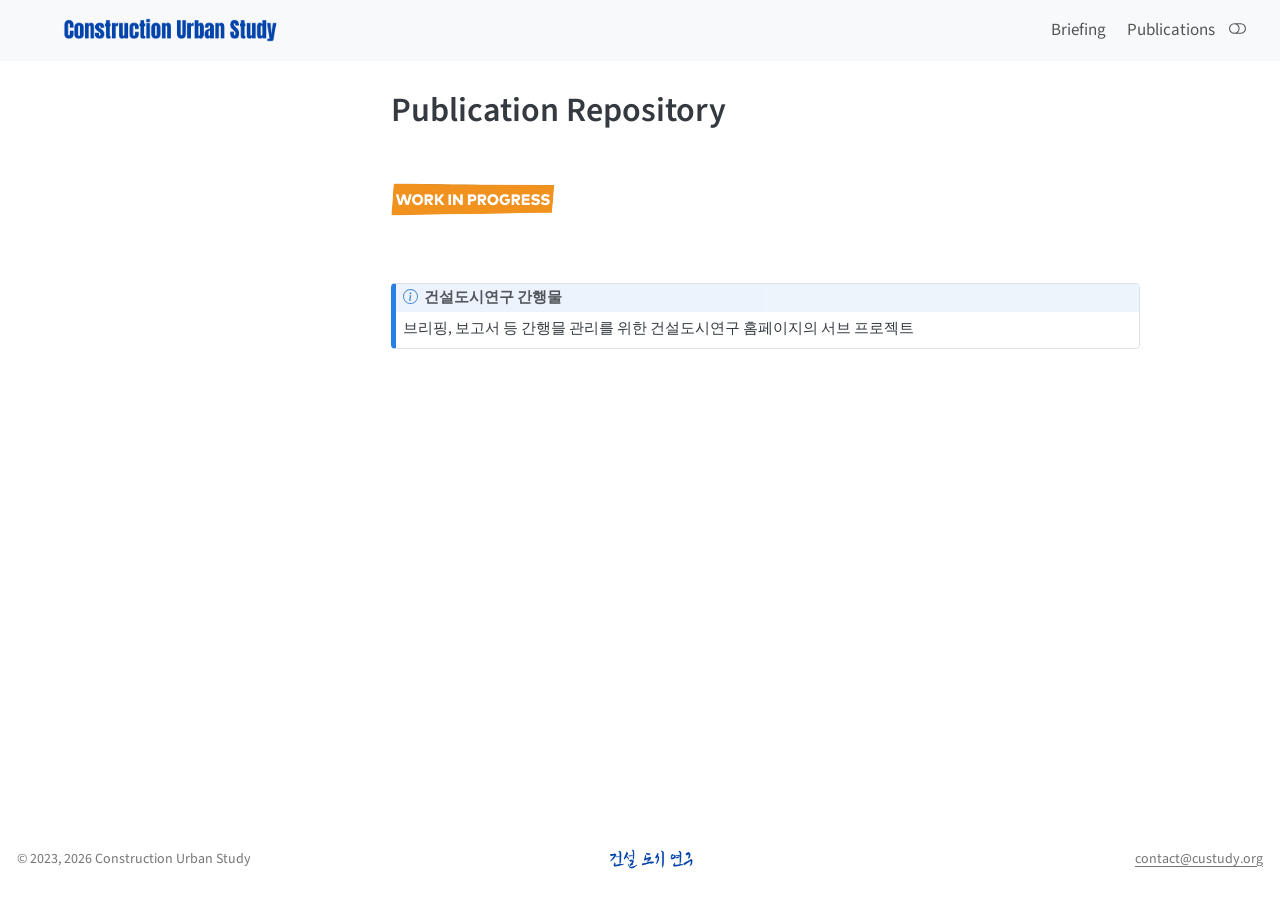
<file: index.html>
<!DOCTYPE html>
<html xmlns="http://www.w3.org/1999/xhtml" lang="ko" xml:lang="ko"><head>

<meta charset="utf-8">
<meta name="generator" content="quarto-1.9.37">

<meta name="viewport" content="width=device-width, initial-scale=1.0, user-scalable=yes">


<title>Publication Repository</title>
<style>
/* Default styles provided by pandoc.
** See https://pandoc.org/MANUAL.html#variables-for-html for config info.
*/
code{white-space: pre-wrap;}
span.smallcaps{font-variant: small-caps;}
div.columns{display: flex; gap: min(4vw, 1.5em);}
div.column{flex: auto; overflow-x: auto;}
div.hanging-indent{margin-left: 1.5em; text-indent: -1.5em;}
ul.task-list{list-style: none;}
ul.task-list li input[type="checkbox"] {
  width: 0.8em;
  margin: 0 0.8em 0.2em -1em; /* quarto-specific, see https://github.com/quarto-dev/quarto-cli/issues/4556 */ 
  vertical-align: middle;
}
</style>


<script src="site_libs/quarto-nav/quarto-nav.js"></script>
<script src="site_libs/quarto-nav/headroom.min.js"></script>
<script src="site_libs/clipboard/clipboard.min.js"></script>
<script src="site_libs/quarto-search/autocomplete.umd.js"></script>
<script src="site_libs/quarto-search/fuse.min.js"></script>
<script src="site_libs/quarto-search/quarto-search.js"></script>
<meta name="quarto:offset" content="./">
<script src="site_libs/quarto-html/quarto.js" type="module"></script>
<script src="site_libs/quarto-html/tabsets/tabsets.js" type="module"></script>
<script src="site_libs/quarto-html/popper.min.js"></script>
<script src="site_libs/quarto-html/tippy.umd.min.js"></script>
<script src="site_libs/quarto-html/anchor.min.js"></script>
<link href="site_libs/quarto-html/tippy.css" rel="stylesheet">
<link href="site_libs/quarto-html/quarto-syntax-highlighting-7f8f88aac4f3542376d5c11b86a4c14d.css" rel="stylesheet" class="quarto-color-scheme" id="quarto-text-highlighting-styles">
<link href="site_libs/quarto-html/quarto-syntax-highlighting-dark-d0ae9245876894da5ac7e18953ecc5cc.css" rel="stylesheet" class="quarto-color-scheme quarto-color-alternate" id="quarto-text-highlighting-styles">
<link href="site_libs/quarto-html/quarto-syntax-highlighting-7f8f88aac4f3542376d5c11b86a4c14d.css" rel="stylesheet" class="quarto-color-scheme-extra" id="quarto-text-highlighting-styles">
<script src="site_libs/bootstrap/bootstrap.min.js"></script>
<link href="site_libs/bootstrap/bootstrap-icons.css" rel="stylesheet">
<link href="site_libs/bootstrap/bootstrap-158031087360bce0ff56dc785ce39e06.min.css" rel="stylesheet" append-hash="true" class="quarto-color-scheme" id="quarto-bootstrap" data-mode="light">
<link href="site_libs/bootstrap/bootstrap-dark-4283dcbdf966c826d95af2a8e1d2431c.min.css" rel="stylesheet" append-hash="true" class="quarto-color-scheme quarto-color-alternate" id="quarto-bootstrap" data-mode="dark">
<link href="site_libs/bootstrap/bootstrap-158031087360bce0ff56dc785ce39e06.min.css" rel="stylesheet" append-hash="true" class="quarto-color-scheme-extra" id="quarto-bootstrap" data-mode="light">
<script id="quarto-search-options" type="application/json">{
  "location": "navbar",
  "copy-button": false,
  "collapse-after": 3,
  "panel-placement": "end",
  "type": "overlay",
  "limit": 50,
  "keyboard-shortcut": [
    "f",
    "/",
    "s"
  ],
  "show-item-context": false,
  "language": {
    "search-no-results-text": "일치 없음",
    "search-matching-documents-text": "일치된 문서",
    "search-copy-link-title": "검색 링크 복사",
    "search-hide-matches-text": "추가 검색 결과 숨기기",
    "search-more-match-text": "추가 검색결과",
    "search-more-matches-text": "추가 검색결과",
    "search-clear-button-title": "제거",
    "search-text-placeholder": "",
    "search-detached-cancel-button-title": "취소",
    "search-submit-button-title": "검색",
    "search-label": "검색"
  }
}</script>


</head>

<body class="nav-sidebar floating nav-fixed fullcontent quarto-light"><script id="quarto-html-before-body" type="application/javascript">
    const toggleBodyColorMode = (bsSheetEl) => {
      const mode = bsSheetEl.getAttribute("data-mode");
      const bodyEl = window.document.querySelector("body");
      if (mode === "dark") {
        bodyEl.classList.add("quarto-dark");
        bodyEl.classList.remove("quarto-light");
      } else {
        bodyEl.classList.add("quarto-light");
        bodyEl.classList.remove("quarto-dark");
      }
    }
    const toggleBodyColorPrimary = () => {
      const bsSheetEl = window.document.querySelector("link#quarto-bootstrap:not([rel=disabled-stylesheet])");
      if (bsSheetEl) {
        toggleBodyColorMode(bsSheetEl);
      }
    }
    const setColorSchemeToggle = (alternate) => {
      const toggles = window.document.querySelectorAll('.quarto-color-scheme-toggle');
      for (let i=0; i < toggles.length; i++) {
        const toggle = toggles[i];
        if (toggle) {
          if (alternate) {
            toggle.classList.add("alternate");
          } else {
            toggle.classList.remove("alternate");
          }
        }
      }
    };
    const toggleColorMode = (alternate) => {
      // Switch the stylesheets
      const primaryStylesheets = window.document.querySelectorAll('link.quarto-color-scheme:not(.quarto-color-alternate)');
      const alternateStylesheets = window.document.querySelectorAll('link.quarto-color-scheme.quarto-color-alternate');
      manageTransitions('#quarto-margin-sidebar .nav-link', false);
      if (alternate) {
        // note: dark is layered on light, we don't disable primary!
        enableStylesheet(alternateStylesheets);
        for (const sheetNode of alternateStylesheets) {
          if (sheetNode.id === "quarto-bootstrap") {
            toggleBodyColorMode(sheetNode);
          }
        }
      } else {
        disableStylesheet(alternateStylesheets);
        enableStylesheet(primaryStylesheets)
        toggleBodyColorPrimary();
      }
      manageTransitions('#quarto-margin-sidebar .nav-link', true);
      // Switch the toggles
      setColorSchemeToggle(alternate)
      // Hack to workaround the fact that safari doesn't
      // properly recolor the scrollbar when toggling (#1455)
      if (navigator.userAgent.indexOf('Safari') > 0 && navigator.userAgent.indexOf('Chrome') == -1) {
        manageTransitions("body", false);
        window.scrollTo(0, 1);
        setTimeout(() => {
          window.scrollTo(0, 0);
          manageTransitions("body", true);
        }, 40);
      }
    }
    const disableStylesheet = (stylesheets) => {
      for (let i=0; i < stylesheets.length; i++) {
        const stylesheet = stylesheets[i];
        stylesheet.rel = 'disabled-stylesheet';
      }
    }
    const enableStylesheet = (stylesheets) => {
      for (let i=0; i < stylesheets.length; i++) {
        const stylesheet = stylesheets[i];
        if(stylesheet.rel !== 'stylesheet') { // for Chrome, which will still FOUC without this check
          stylesheet.rel = 'stylesheet';
        }
      }
    }
    const manageTransitions = (selector, allowTransitions) => {
      const els = window.document.querySelectorAll(selector);
      for (let i=0; i < els.length; i++) {
        const el = els[i];
        if (allowTransitions) {
          el.classList.remove('notransition');
        } else {
          el.classList.add('notransition');
        }
      }
    }
    const isFileUrl = () => {
      return window.location.protocol === 'file:';
    }
    const hasAlternateSentinel = () => {
      let styleSentinel = getColorSchemeSentinel();
      if (styleSentinel !== null) {
        return styleSentinel === "alternate";
      } else {
        return false;
      }
    }
    const setStyleSentinel = (alternate) => {
      const value = alternate ? "alternate" : "default";
      if (!isFileUrl()) {
        window.localStorage.setItem("quarto-color-scheme", value);
      } else {
        localAlternateSentinel = value;
      }
    }
    const getColorSchemeSentinel = () => {
      if (!isFileUrl()) {
        const storageValue = window.localStorage.getItem("quarto-color-scheme");
        return storageValue != null ? storageValue : localAlternateSentinel;
      } else {
        return localAlternateSentinel;
      }
    }
    const toggleGiscusIfUsed = (isAlternate, darkModeDefault) => {
      const baseTheme = document.querySelector('#giscus-base-theme')?.value ?? 'light';
      const alternateTheme = document.querySelector('#giscus-alt-theme')?.value ?? 'dark';
      let newTheme = '';
      if(authorPrefersDark) {
        newTheme = isAlternate ? baseTheme : alternateTheme;
      } else {
        newTheme = isAlternate ? alternateTheme : baseTheme;
      }
      const changeGiscusTheme = () => {
        // From: https://github.com/giscus/giscus/issues/336
        const sendMessage = (message) => {
          const iframe = document.querySelector('iframe.giscus-frame');
          if (!iframe) return;
          iframe.contentWindow.postMessage({ giscus: message }, 'https://giscus.app');
        }
        sendMessage({
          setConfig: {
            theme: newTheme
          }
        });
      }
      const isGiscussLoaded = window.document.querySelector('iframe.giscus-frame') !== null;
      if (isGiscussLoaded) {
        changeGiscusTheme();
      }
    };
    const authorPrefersDark = false;
    const queryPrefersDark = window.matchMedia('(prefers-color-scheme: dark)');
    const darkModeDefault = queryPrefersDark.matches;
      document.querySelector('link#quarto-text-highlighting-styles.quarto-color-scheme-extra').rel = 'disabled-stylesheet';
      document.querySelector('link#quarto-bootstrap.quarto-color-scheme-extra').rel = 'disabled-stylesheet';
    let localAlternateSentinel = darkModeDefault ? 'alternate' : 'default';
    // Dark / light mode switch
    window.quartoToggleColorScheme = () => {
      // Read the current dark / light value
      let toAlternate = !hasAlternateSentinel();
      toggleColorMode(toAlternate);
      setStyleSentinel(toAlternate);
      toggleGiscusIfUsed(toAlternate, darkModeDefault);
      window.dispatchEvent(new Event('resize'));
    };
    queryPrefersDark.addEventListener("change", e => {
      if(window.localStorage.getItem("quarto-color-scheme") !== null)
        return;
      const alternate = e.matches
      toggleColorMode(alternate);
      localAlternateSentinel = e.matches ? 'alternate' : 'default'; // this is used alongside local storage!
      toggleGiscusIfUsed(alternate, darkModeDefault);
    });
    // Switch to dark mode if need be
    if (hasAlternateSentinel()) {
      toggleColorMode(true);
    } else {
      toggleColorMode(false);
    }
  </script>

<div id="quarto-search-results"></div>
  <header id="quarto-header" class="headroom fixed-top">
    <nav class="navbar navbar-expand-lg " data-bs-theme="dark">
      <div class="navbar-container container-fluid">
      <div class="navbar-brand-container mx-auto">
    <a href="https://www.custudy.org" class="navbar-brand navbar-brand-logo">
    <img src="./cus_title.png" alt="" class="navbar-logo light-content">
    <img src="./cus_title.png" alt="" class="navbar-logo dark-content">
    </a>
  </div>
          <button class="navbar-toggler" type="button" data-bs-toggle="collapse" data-bs-target="#navbarCollapse" aria-controls="navbarCollapse" role="menu" aria-expanded="false" aria-label="탐색 전환" onclick="if (window.quartoToggleHeadroom) { window.quartoToggleHeadroom(); }">
  <span class="navbar-toggler-icon"></span>
</button>
          <div class="collapse navbar-collapse" id="navbarCollapse">
            <ul class="navbar-nav navbar-nav-scroll ms-auto">
  <li class="nav-item">
    <a class="nav-link" href="./briefing.html"> 
<span class="menu-text">Briefing</span></a>
  </li>  
  <li class="nav-item">
    <a class="nav-link" href="./report.html"> 
<span class="menu-text">Publications</span></a>
  </li>  
</ul>
          </div> <!-- /navcollapse -->
            <div class="quarto-navbar-tools">
  <a href="" class="quarto-color-scheme-toggle quarto-navigation-tool  px-1" onclick="window.quartoToggleColorScheme(); return false;" title="다크 모드 전환"><i class="bi"></i></a>
</div>
      </div> <!-- /container-fluid -->
    </nav>
  <nav class="quarto-secondary-nav">
    <div class="container-fluid d-flex">
      <button type="button" class="quarto-btn-toggle btn" data-bs-toggle="collapse" role="button" data-bs-target=".quarto-sidebar-collapse-item" aria-controls="quarto-sidebar" aria-expanded="false" aria-label="사이드바 전환" onclick="if (window.quartoToggleHeadroom) { window.quartoToggleHeadroom(); }">
        <i class="bi bi-layout-text-sidebar-reverse"></i>
      </button>
        <nav class="quarto-page-breadcrumbs" aria-label="breadcrumb"><ol class="breadcrumb"><li class="breadcrumb-item">Publication Repository</li></ol></nav>
        <a class="flex-grow-1" role="navigation" data-bs-toggle="collapse" data-bs-target=".quarto-sidebar-collapse-item" aria-controls="quarto-sidebar" aria-expanded="false" aria-label="사이드바 전환" onclick="if (window.quartoToggleHeadroom) { window.quartoToggleHeadroom(); }">      
        </a>
    </div>
  </nav>
</header>
<!-- content -->
<div id="quarto-content" class="quarto-container page-columns page-rows-contents page-layout-article page-navbar">
<!-- sidebar -->
  <nav id="quarto-sidebar" class="sidebar collapse collapse-horizontal quarto-sidebar-collapse-item sidebar-navigation floating overflow-auto">
</nav>
<div id="quarto-sidebar-glass" class="quarto-sidebar-collapse-item" data-bs-toggle="collapse" data-bs-target=".quarto-sidebar-collapse-item"></div>
<!-- margin-sidebar -->
    
<!-- main -->
<main class="content" id="quarto-document-content">


<header id="title-block-header" class="quarto-title-block default">
<div class="quarto-title">
<h1 class="title">Publication Repository</h1>
</div>



<div class="quarto-title-meta">

    
  
    
  </div>
  


</header>


<div class="quarto-figure quarto-figure-left">
<figure class="figure">
<p><img src="work_in_progress.GIF" class="quarto-figure quarto-figure-left figure-img" style="height:1in"></p>
</figure>
</div>
<div class="callout callout-style-default callout-note callout-titled">
<div class="callout-header d-flex align-content-center">
<div class="callout-icon-container">
<i class="callout-icon"></i>
</div>
<div class="callout-title-container flex-fill">
<span class="screen-reader-only">노트</span>건설도시연구 간행물
</div>
</div>
<div class="callout-body-container callout-body">
<p>브리핑, 보고서 등 간행믈 관리를 위한 건설도시연구 홈페이지의 서브 프로젝트</p>
</div>
</div>



</main> <!-- /main -->
<script id="quarto-html-after-body" type="application/javascript">
  window.document.addEventListener("DOMContentLoaded", function (event) {
    // Ensure there is a toggle, if there isn't float one in the top right
    if (window.document.querySelector('.quarto-color-scheme-toggle') === null) {
      const a = window.document.createElement('a');
      a.classList.add('top-right');
      a.classList.add('quarto-color-scheme-toggle');
      a.href = "";
      a.onclick = function() { try { window.quartoToggleColorScheme(); } catch {} return false; };
      const i = window.document.createElement("i");
      i.classList.add('bi');
      a.appendChild(i);
      window.document.body.appendChild(a);
    }
    setColorSchemeToggle(hasAlternateSentinel())
    const icon = "";
    const anchorJS = new window.AnchorJS();
    anchorJS.options = {
      placement: 'right',
      icon: icon
    };
    anchorJS.add('.anchored');
    const isCodeAnnotation = (el) => {
      for (const clz of el.classList) {
        if (clz.startsWith('code-annotation-')) {                     
          return true;
        }
      }
      return false;
    }
    const onCopySuccess = function(e) {
      // button target
      const button = e.trigger;
      // don't keep focus
      button.blur();
      // flash "checked"
      button.classList.add('code-copy-button-checked');
      var currentTitle = button.getAttribute("title");
      button.setAttribute("title", "복사완료!");
      let tooltip;
      if (window.bootstrap) {
        button.setAttribute("data-bs-toggle", "tooltip");
        button.setAttribute("data-bs-placement", "left");
        button.setAttribute("data-bs-title", "복사완료!");
        tooltip = new bootstrap.Tooltip(button, 
          { trigger: "manual", 
            customClass: "code-copy-button-tooltip",
            offset: [0, -8]});
        tooltip.show();    
      }
      setTimeout(function() {
        if (tooltip) {
          tooltip.hide();
          button.removeAttribute("data-bs-title");
          button.removeAttribute("data-bs-toggle");
          button.removeAttribute("data-bs-placement");
        }
        button.setAttribute("title", currentTitle);
        button.classList.remove('code-copy-button-checked');
      }, 1000);
      // clear code selection
      e.clearSelection();
    }
    const getTextToCopy = function(trigger) {
      const outerScaffold = trigger.parentElement.cloneNode(true);
      const codeEl = outerScaffold.querySelector('code');
      for (const childEl of codeEl.children) {
        if (isCodeAnnotation(childEl)) {
          childEl.remove();
        }
      }
      return codeEl.innerText;
    }
    const clipboard = new window.ClipboardJS('.code-copy-button:not([data-in-quarto-modal])', {
      text: getTextToCopy
    });
    clipboard.on('success', onCopySuccess);
    if (window.document.getElementById('quarto-embedded-source-code-modal')) {
      const clipboardModal = new window.ClipboardJS('.code-copy-button[data-in-quarto-modal]', {
        text: getTextToCopy,
        container: window.document.getElementById('quarto-embedded-source-code-modal')
      });
      clipboardModal.on('success', onCopySuccess);
    }
      var localhostRegex = new RegExp(/^(?:http|https):\/\/localhost\:?[0-9]*\//);
      var mailtoRegex = new RegExp(/^mailto:/);
        var filterRegex = new RegExp("https:\/\/pubs\.custudy\.org");
      var isInternal = (href) => {
          return filterRegex.test(href) || localhostRegex.test(href) || mailtoRegex.test(href);
      }
      // Inspect non-navigation links and adorn them if external
     var links = window.document.querySelectorAll('a[href]:not(.nav-link):not(.navbar-brand):not(.toc-action):not(.sidebar-link):not(.sidebar-item-toggle):not(.pagination-link):not(.no-external):not([aria-hidden]):not(.dropdown-item):not(.quarto-navigation-tool):not(.about-link)');
      for (var i=0; i<links.length; i++) {
        const link = links[i];
        if (!isInternal(link.href)) {
          // undo the damage that might have been done by quarto-nav.js in the case of
          // links that we want to consider external
          if (link.dataset.originalHref !== undefined) {
            link.href = link.dataset.originalHref;
          }
        }
      }
    function tippyHover(el, contentFn, onTriggerFn, onUntriggerFn) {
      const config = {
        allowHTML: true,
        maxWidth: 500,
        delay: 100,
        arrow: false,
        appendTo: function(el) {
            return el.parentElement;
        },
        interactive: true,
        interactiveBorder: 10,
        theme: 'quarto',
        placement: 'bottom-start',
      };
      if (contentFn) {
        config.content = contentFn;
      }
      if (onTriggerFn) {
        config.onTrigger = onTriggerFn;
      }
      if (onUntriggerFn) {
        config.onUntrigger = onUntriggerFn;
      }
      window.tippy(el, config); 
    }
    const noterefs = window.document.querySelectorAll('a[role="doc-noteref"]');
    for (var i=0; i<noterefs.length; i++) {
      const ref = noterefs[i];
      tippyHover(ref, function() {
        // use id or data attribute instead here
        let href = ref.getAttribute('data-footnote-href') || ref.getAttribute('href');
        try { href = new URL(href).hash; } catch {}
        const id = href.replace(/^#\/?/, "");
        const note = window.document.getElementById(id);
        if (note) {
          return note.innerHTML;
        } else {
          return "";
        }
      });
    }
    const xrefs = window.document.querySelectorAll('a.quarto-xref');
    const processXRef = (id, note) => {
      // Strip column container classes
      const stripColumnClz = (el) => {
        el.classList.remove("page-full", "page-columns");
        if (el.children) {
          for (const child of el.children) {
            stripColumnClz(child);
          }
        }
      }
      stripColumnClz(note)
      if (id === null || id.startsWith('sec-')) {
        // Special case sections, only their first couple elements
        const container = document.createElement("div");
        if (note.children && note.children.length > 2) {
          container.appendChild(note.children[0].cloneNode(true));
          for (let i = 1; i < note.children.length; i++) {
            const child = note.children[i];
            if (child.tagName === "P" && child.innerText === "") {
              continue;
            } else {
              container.appendChild(child.cloneNode(true));
              break;
            }
          }
          if (window.Quarto?.typesetMath) {
            window.Quarto.typesetMath(container);
          }
          return container.innerHTML
        } else {
          if (window.Quarto?.typesetMath) {
            window.Quarto.typesetMath(note);
          }
          return note.innerHTML;
        }
      } else {
        // Remove any anchor links if they are present
        const anchorLink = note.querySelector('a.anchorjs-link');
        if (anchorLink) {
          anchorLink.remove();
        }
        if (window.Quarto?.typesetMath) {
          window.Quarto.typesetMath(note);
        }
        if (note.classList.contains("callout")) {
          return note.outerHTML;
        } else {
          return note.innerHTML;
        }
      }
    }
    for (var i=0; i<xrefs.length; i++) {
      const xref = xrefs[i];
      tippyHover(xref, undefined, function(instance) {
        instance.disable();
        let url = xref.getAttribute('href');
        let hash = undefined; 
        if (url.startsWith('#')) {
          hash = url;
        } else {
          try { hash = new URL(url).hash; } catch {}
        }
        if (hash) {
          const id = hash.replace(/^#\/?/, "");
          const note = window.document.getElementById(id);
          if (note !== null) {
            try {
              const html = processXRef(id, note.cloneNode(true));
              instance.setContent(html);
            } finally {
              instance.enable();
              instance.show();
            }
          } else {
            // See if we can fetch this
            fetch(url.split('#')[0])
            .then(res => res.text())
            .then(html => {
              const parser = new DOMParser();
              const htmlDoc = parser.parseFromString(html, "text/html");
              const note = htmlDoc.getElementById(id);
              if (note !== null) {
                const html = processXRef(id, note);
                instance.setContent(html);
              } 
            }).finally(() => {
              instance.enable();
              instance.show();
            });
          }
        } else {
          // See if we can fetch a full url (with no hash to target)
          // This is a special case and we should probably do some content thinning / targeting
          fetch(url)
          .then(res => res.text())
          .then(html => {
            const parser = new DOMParser();
            const htmlDoc = parser.parseFromString(html, "text/html");
            const note = htmlDoc.querySelector('main.content');
            if (note !== null) {
              // This should only happen for chapter cross references
              // (since there is no id in the URL)
              // remove the first header
              if (note.children.length > 0 && note.children[0].tagName === "HEADER") {
                note.children[0].remove();
              }
              const html = processXRef(null, note);
              instance.setContent(html);
            } 
          }).finally(() => {
            instance.enable();
            instance.show();
          });
        }
      }, function(instance) {
      });
    }
        let selectedAnnoteEl;
        const selectorForAnnotation = ( cell, annotation) => {
          let cellAttr = 'data-code-cell="' + cell + '"';
          let lineAttr = 'data-code-annotation="' +  annotation + '"';
          const selector = 'span[' + cellAttr + '][' + lineAttr + ']';
          return selector;
        }
        const selectCodeLines = (annoteEl) => {
          const doc = window.document;
          const targetCell = annoteEl.getAttribute("data-target-cell");
          const targetAnnotation = annoteEl.getAttribute("data-target-annotation");
          const annoteSpan = window.document.querySelector(selectorForAnnotation(targetCell, targetAnnotation));
          const lines = annoteSpan.getAttribute("data-code-lines").split(",");
          const lineIds = lines.map((line) => {
            return targetCell + "-" + line;
          })
          let top = null;
          let height = null;
          let parent = null;
          if (lineIds.length > 0) {
              //compute the position of the single el (top and bottom and make a div)
              const el = window.document.getElementById(lineIds[0]);
              top = el.offsetTop;
              height = el.offsetHeight;
              parent = el.parentElement.parentElement;
            if (lineIds.length > 1) {
              const lastEl = window.document.getElementById(lineIds[lineIds.length - 1]);
              const bottom = lastEl.offsetTop + lastEl.offsetHeight;
              height = bottom - top;
            }
            if (top !== null && height !== null && parent !== null) {
              // cook up a div (if necessary) and position it 
              let div = window.document.getElementById("code-annotation-line-highlight");
              if (div === null) {
                div = window.document.createElement("div");
                div.setAttribute("id", "code-annotation-line-highlight");
                div.style.position = 'absolute';
                parent.appendChild(div);
              }
              div.style.top = top - 2 + "px";
              div.style.height = height + 4 + "px";
              div.style.left = 0;
              let gutterDiv = window.document.getElementById("code-annotation-line-highlight-gutter");
              if (gutterDiv === null) {
                gutterDiv = window.document.createElement("div");
                gutterDiv.setAttribute("id", "code-annotation-line-highlight-gutter");
                gutterDiv.style.position = 'absolute';
                const codeCell = window.document.getElementById(targetCell);
                const gutter = codeCell.querySelector('.code-annotation-gutter');
                gutter.appendChild(gutterDiv);
              }
              gutterDiv.style.top = top - 2 + "px";
              gutterDiv.style.height = height + 4 + "px";
            }
            selectedAnnoteEl = annoteEl;
          }
        };
        const unselectCodeLines = () => {
          const elementsIds = ["code-annotation-line-highlight", "code-annotation-line-highlight-gutter"];
          elementsIds.forEach((elId) => {
            const div = window.document.getElementById(elId);
            if (div) {
              div.remove();
            }
          });
          selectedAnnoteEl = undefined;
        };
          // Handle positioning of the toggle
      window.addEventListener(
        "resize",
        throttle(() => {
          elRect = undefined;
          if (selectedAnnoteEl) {
            selectCodeLines(selectedAnnoteEl);
          }
        }, 10)
      );
      function throttle(fn, ms) {
      let throttle = false;
      let timer;
        return (...args) => {
          if(!throttle) { // first call gets through
              fn.apply(this, args);
              throttle = true;
          } else { // all the others get throttled
              if(timer) clearTimeout(timer); // cancel #2
              timer = setTimeout(() => {
                fn.apply(this, args);
                timer = throttle = false;
              }, ms);
          }
        };
      }
        // Attach click handler to the DT
        const annoteDls = window.document.querySelectorAll('dt[data-target-cell]');
        for (const annoteDlNode of annoteDls) {
          annoteDlNode.addEventListener('click', (event) => {
            const clickedEl = event.target;
            if (clickedEl !== selectedAnnoteEl) {
              unselectCodeLines();
              const activeEl = window.document.querySelector('dt[data-target-cell].code-annotation-active');
              if (activeEl) {
                activeEl.classList.remove('code-annotation-active');
              }
              selectCodeLines(clickedEl);
              clickedEl.classList.add('code-annotation-active');
            } else {
              // Unselect the line
              unselectCodeLines();
              clickedEl.classList.remove('code-annotation-active');
            }
          });
        }
    const findCites = (el) => {
      const parentEl = el.parentElement;
      if (parentEl) {
        const cites = parentEl.dataset.cites;
        if (cites) {
          return {
            el,
            cites: cites.split(' ')
          };
        } else {
          return findCites(el.parentElement)
        }
      } else {
        return undefined;
      }
    };
    var bibliorefs = window.document.querySelectorAll('a[role="doc-biblioref"]');
    for (var i=0; i<bibliorefs.length; i++) {
      const ref = bibliorefs[i];
      const citeInfo = findCites(ref);
      if (citeInfo) {
        tippyHover(citeInfo.el, function() {
          var popup = window.document.createElement('div');
          citeInfo.cites.forEach(function(cite) {
            var citeDiv = window.document.createElement('div');
            citeDiv.classList.add('hanging-indent');
            citeDiv.classList.add('csl-entry');
            var biblioDiv = window.document.getElementById('ref-' + cite);
            if (biblioDiv) {
              citeDiv.innerHTML = biblioDiv.innerHTML;
            }
            popup.appendChild(citeDiv);
          });
          return popup.innerHTML;
        });
      }
    }
  });
  </script>
</div> <!-- /content -->
<footer class="footer">
  <div class="nav-footer">
    <div class="nav-footer-left">
<p>© 2023, 2026 Construction Urban Study</p>
</div>   
    <div class="nav-footer-center">
<p><a href="https://www.custudy.org"><img src="./cus_title_ko.png" height="20"></a></p>
</div>
    <div class="nav-footer-right">
<p><a href="mailto:contact@custudy.org">contact@custudy.org</a></p>
</div>
  </div>
</footer>




</body></html>
</file>
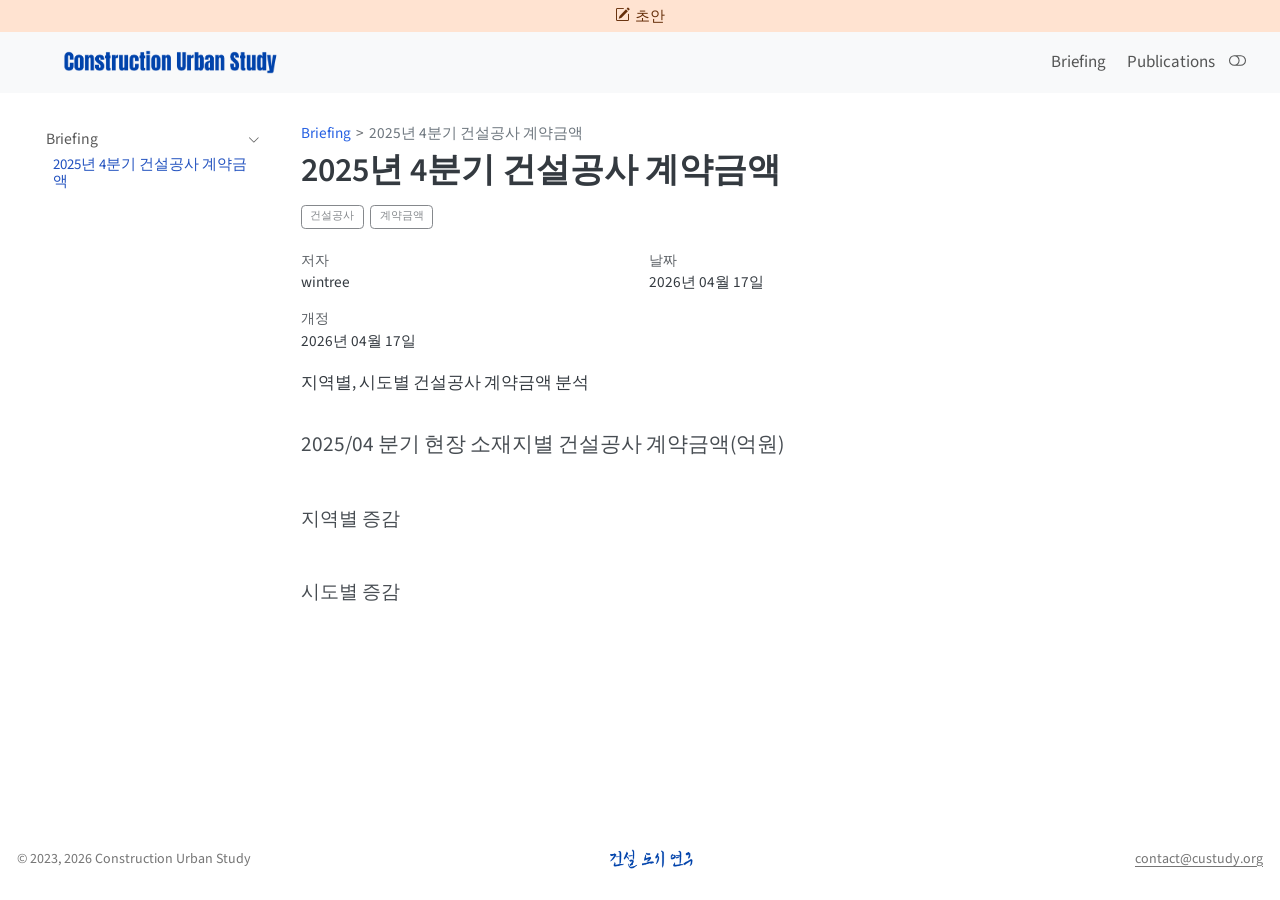
<file: briefing/2026-04-17_2025년-4분기-건설공사계약금액.html>
<!DOCTYPE html>
<html xmlns="http://www.w3.org/1999/xhtml" lang="ko" xml:lang="ko"><head>

<meta charset="utf-8">
<meta name="generator" content="quarto-1.9.37">

<meta name="viewport" content="width=device-width, initial-scale=1.0, user-scalable=yes">

<meta name="author" content="wintree">

<title>2025년 4분기 건설공사 계약금액</title>
<style>
/* Default styles provided by pandoc.
** See https://pandoc.org/MANUAL.html#variables-for-html for config info.
*/
code{white-space: pre-wrap;}
span.smallcaps{font-variant: small-caps;}
div.columns{display: flex; gap: min(4vw, 1.5em);}
div.column{flex: auto; overflow-x: auto;}
div.hanging-indent{margin-left: 1.5em; text-indent: -1.5em;}
ul.task-list{list-style: none;}
ul.task-list li input[type="checkbox"] {
  width: 0.8em;
  margin: 0 0.8em 0.2em -1em; /* quarto-specific, see https://github.com/quarto-dev/quarto-cli/issues/4556 */ 
  vertical-align: middle;
}
</style>


<script src="../site_libs/quarto-nav/quarto-nav.js"></script>
<script src="../site_libs/quarto-nav/headroom.min.js"></script>
<script src="../site_libs/clipboard/clipboard.min.js"></script>
<script src="../site_libs/quarto-search/autocomplete.umd.js"></script>
<script src="../site_libs/quarto-search/fuse.min.js"></script>
<script src="../site_libs/quarto-search/quarto-search.js"></script>
<meta name="quarto:offset" content="../">
<script src="../site_libs/quarto-html/quarto.js" type="module"></script>
<script src="../site_libs/quarto-html/tabsets/tabsets.js" type="module"></script>
<script src="../site_libs/quarto-html/popper.min.js"></script>
<script src="../site_libs/quarto-html/tippy.umd.min.js"></script>
<script src="../site_libs/quarto-html/anchor.min.js"></script>
<link href="../site_libs/quarto-html/tippy.css" rel="stylesheet">
<link href="../site_libs/quarto-html/quarto-syntax-highlighting-7f8f88aac4f3542376d5c11b86a4c14d.css" rel="stylesheet" class="quarto-color-scheme" id="quarto-text-highlighting-styles">
<link href="../site_libs/quarto-html/quarto-syntax-highlighting-dark-d0ae9245876894da5ac7e18953ecc5cc.css" rel="stylesheet" class="quarto-color-scheme quarto-color-alternate" id="quarto-text-highlighting-styles">
<link href="../site_libs/quarto-html/quarto-syntax-highlighting-7f8f88aac4f3542376d5c11b86a4c14d.css" rel="stylesheet" class="quarto-color-scheme-extra" id="quarto-text-highlighting-styles">
<script src="../site_libs/bootstrap/bootstrap.min.js"></script>
<link href="../site_libs/bootstrap/bootstrap-icons.css" rel="stylesheet">
<link href="../site_libs/bootstrap/bootstrap-158031087360bce0ff56dc785ce39e06.min.css" rel="stylesheet" append-hash="true" class="quarto-color-scheme" id="quarto-bootstrap" data-mode="light">
<link href="../site_libs/bootstrap/bootstrap-dark-4283dcbdf966c826d95af2a8e1d2431c.min.css" rel="stylesheet" append-hash="true" class="quarto-color-scheme quarto-color-alternate" id="quarto-bootstrap" data-mode="dark">
<link href="../site_libs/bootstrap/bootstrap-158031087360bce0ff56dc785ce39e06.min.css" rel="stylesheet" append-hash="true" class="quarto-color-scheme-extra" id="quarto-bootstrap" data-mode="light">
<script id="quarto-search-options" type="application/json">{
  "location": "navbar",
  "copy-button": false,
  "collapse-after": 3,
  "panel-placement": "end",
  "type": "overlay",
  "limit": 50,
  "keyboard-shortcut": [
    "f",
    "/",
    "s"
  ],
  "show-item-context": false,
  "language": {
    "search-no-results-text": "일치 없음",
    "search-matching-documents-text": "일치된 문서",
    "search-copy-link-title": "검색 링크 복사",
    "search-hide-matches-text": "추가 검색 결과 숨기기",
    "search-more-match-text": "추가 검색결과",
    "search-more-matches-text": "추가 검색결과",
    "search-clear-button-title": "제거",
    "search-text-placeholder": "",
    "search-detached-cancel-button-title": "취소",
    "search-submit-button-title": "검색",
    "search-label": "검색"
  }
}</script>
<meta name="quarto:status" content="draft">


</head>

<body class="nav-sidebar floating nav-fixed quarto-light"><script id="quarto-html-before-body" type="application/javascript">
    const toggleBodyColorMode = (bsSheetEl) => {
      const mode = bsSheetEl.getAttribute("data-mode");
      const bodyEl = window.document.querySelector("body");
      if (mode === "dark") {
        bodyEl.classList.add("quarto-dark");
        bodyEl.classList.remove("quarto-light");
      } else {
        bodyEl.classList.add("quarto-light");
        bodyEl.classList.remove("quarto-dark");
      }
    }
    const toggleBodyColorPrimary = () => {
      const bsSheetEl = window.document.querySelector("link#quarto-bootstrap:not([rel=disabled-stylesheet])");
      if (bsSheetEl) {
        toggleBodyColorMode(bsSheetEl);
      }
    }
    const setColorSchemeToggle = (alternate) => {
      const toggles = window.document.querySelectorAll('.quarto-color-scheme-toggle');
      for (let i=0; i < toggles.length; i++) {
        const toggle = toggles[i];
        if (toggle) {
          if (alternate) {
            toggle.classList.add("alternate");
          } else {
            toggle.classList.remove("alternate");
          }
        }
      }
    };
    const toggleColorMode = (alternate) => {
      // Switch the stylesheets
      const primaryStylesheets = window.document.querySelectorAll('link.quarto-color-scheme:not(.quarto-color-alternate)');
      const alternateStylesheets = window.document.querySelectorAll('link.quarto-color-scheme.quarto-color-alternate');
      manageTransitions('#quarto-margin-sidebar .nav-link', false);
      if (alternate) {
        // note: dark is layered on light, we don't disable primary!
        enableStylesheet(alternateStylesheets);
        for (const sheetNode of alternateStylesheets) {
          if (sheetNode.id === "quarto-bootstrap") {
            toggleBodyColorMode(sheetNode);
          }
        }
      } else {
        disableStylesheet(alternateStylesheets);
        enableStylesheet(primaryStylesheets)
        toggleBodyColorPrimary();
      }
      manageTransitions('#quarto-margin-sidebar .nav-link', true);
      // Switch the toggles
      setColorSchemeToggle(alternate)
      // Hack to workaround the fact that safari doesn't
      // properly recolor the scrollbar when toggling (#1455)
      if (navigator.userAgent.indexOf('Safari') > 0 && navigator.userAgent.indexOf('Chrome') == -1) {
        manageTransitions("body", false);
        window.scrollTo(0, 1);
        setTimeout(() => {
          window.scrollTo(0, 0);
          manageTransitions("body", true);
        }, 40);
      }
    }
    const disableStylesheet = (stylesheets) => {
      for (let i=0; i < stylesheets.length; i++) {
        const stylesheet = stylesheets[i];
        stylesheet.rel = 'disabled-stylesheet';
      }
    }
    const enableStylesheet = (stylesheets) => {
      for (let i=0; i < stylesheets.length; i++) {
        const stylesheet = stylesheets[i];
        if(stylesheet.rel !== 'stylesheet') { // for Chrome, which will still FOUC without this check
          stylesheet.rel = 'stylesheet';
        }
      }
    }
    const manageTransitions = (selector, allowTransitions) => {
      const els = window.document.querySelectorAll(selector);
      for (let i=0; i < els.length; i++) {
        const el = els[i];
        if (allowTransitions) {
          el.classList.remove('notransition');
        } else {
          el.classList.add('notransition');
        }
      }
    }
    const isFileUrl = () => {
      return window.location.protocol === 'file:';
    }
    const hasAlternateSentinel = () => {
      let styleSentinel = getColorSchemeSentinel();
      if (styleSentinel !== null) {
        return styleSentinel === "alternate";
      } else {
        return false;
      }
    }
    const setStyleSentinel = (alternate) => {
      const value = alternate ? "alternate" : "default";
      if (!isFileUrl()) {
        window.localStorage.setItem("quarto-color-scheme", value);
      } else {
        localAlternateSentinel = value;
      }
    }
    const getColorSchemeSentinel = () => {
      if (!isFileUrl()) {
        const storageValue = window.localStorage.getItem("quarto-color-scheme");
        return storageValue != null ? storageValue : localAlternateSentinel;
      } else {
        return localAlternateSentinel;
      }
    }
    const toggleGiscusIfUsed = (isAlternate, darkModeDefault) => {
      const baseTheme = document.querySelector('#giscus-base-theme')?.value ?? 'light';
      const alternateTheme = document.querySelector('#giscus-alt-theme')?.value ?? 'dark';
      let newTheme = '';
      if(authorPrefersDark) {
        newTheme = isAlternate ? baseTheme : alternateTheme;
      } else {
        newTheme = isAlternate ? alternateTheme : baseTheme;
      }
      const changeGiscusTheme = () => {
        // From: https://github.com/giscus/giscus/issues/336
        const sendMessage = (message) => {
          const iframe = document.querySelector('iframe.giscus-frame');
          if (!iframe) return;
          iframe.contentWindow.postMessage({ giscus: message }, 'https://giscus.app');
        }
        sendMessage({
          setConfig: {
            theme: newTheme
          }
        });
      }
      const isGiscussLoaded = window.document.querySelector('iframe.giscus-frame') !== null;
      if (isGiscussLoaded) {
        changeGiscusTheme();
      }
    };
    const authorPrefersDark = false;
    const queryPrefersDark = window.matchMedia('(prefers-color-scheme: dark)');
    const darkModeDefault = queryPrefersDark.matches;
      document.querySelector('link#quarto-text-highlighting-styles.quarto-color-scheme-extra').rel = 'disabled-stylesheet';
      document.querySelector('link#quarto-bootstrap.quarto-color-scheme-extra').rel = 'disabled-stylesheet';
    let localAlternateSentinel = darkModeDefault ? 'alternate' : 'default';
    // Dark / light mode switch
    window.quartoToggleColorScheme = () => {
      // Read the current dark / light value
      let toAlternate = !hasAlternateSentinel();
      toggleColorMode(toAlternate);
      setStyleSentinel(toAlternate);
      toggleGiscusIfUsed(toAlternate, darkModeDefault);
      window.dispatchEvent(new Event('resize'));
    };
    queryPrefersDark.addEventListener("change", e => {
      if(window.localStorage.getItem("quarto-color-scheme") !== null)
        return;
      const alternate = e.matches
      toggleColorMode(alternate);
      localAlternateSentinel = e.matches ? 'alternate' : 'default'; // this is used alongside local storage!
      toggleGiscusIfUsed(alternate, darkModeDefault);
    });
    // Switch to dark mode if need be
    if (hasAlternateSentinel()) {
      toggleColorMode(true);
    } else {
      toggleColorMode(false);
    }
  </script>

<div id="quarto-search-results"></div>
  <header id="quarto-header" class="headroom fixed-top"><div id="quarto-draft-alert" class="alert alert-warning"><i class="bi bi-pencil-square"></i>초안</div>
    <nav class="navbar navbar-expand-lg " data-bs-theme="dark">
      <div class="navbar-container container-fluid">
      <div class="navbar-brand-container mx-auto">
    <a href="https://www.custudy.org" class="navbar-brand navbar-brand-logo">
    <img src="../cus_title.png" alt="" class="navbar-logo light-content">
    <img src="../cus_title.png" alt="" class="navbar-logo dark-content">
    </a>
  </div>
          <button class="navbar-toggler" type="button" data-bs-toggle="collapse" data-bs-target="#navbarCollapse" aria-controls="navbarCollapse" role="menu" aria-expanded="false" aria-label="탐색 전환" onclick="if (window.quartoToggleHeadroom) { window.quartoToggleHeadroom(); }">
  <span class="navbar-toggler-icon"></span>
</button>
          <div class="collapse navbar-collapse" id="navbarCollapse">
            <ul class="navbar-nav navbar-nav-scroll ms-auto">
  <li class="nav-item">
    <a class="nav-link" href="../briefing.html"> 
<span class="menu-text">Briefing</span></a>
  </li>  
  <li class="nav-item">
    <a class="nav-link" href="../report.html"> 
<span class="menu-text">Publications</span></a>
  </li>  
</ul>
          </div> <!-- /navcollapse -->
            <div class="quarto-navbar-tools">
  <a href="" class="quarto-color-scheme-toggle quarto-navigation-tool  px-1" onclick="window.quartoToggleColorScheme(); return false;" title="다크 모드 전환"><i class="bi"></i></a>
</div>
      </div> <!-- /container-fluid -->
    </nav>
  <nav class="quarto-secondary-nav">
    <div class="container-fluid d-flex">
      <button type="button" class="quarto-btn-toggle btn" data-bs-toggle="collapse" role="button" data-bs-target=".quarto-sidebar-collapse-item" aria-controls="quarto-sidebar" aria-expanded="false" aria-label="사이드바 전환" onclick="if (window.quartoToggleHeadroom) { window.quartoToggleHeadroom(); }">
        <i class="bi bi-layout-text-sidebar-reverse"></i>
      </button>
        <nav class="quarto-page-breadcrumbs" aria-label="breadcrumb"><ol class="breadcrumb"><li class="breadcrumb-item"><a href="../briefing/2026-04-17_2025년-4분기-건설공사계약금액.html">Briefing</a></li><li class="breadcrumb-item"><a href="../briefing/2026-04-17_2025년-4분기-건설공사계약금액.html">2025년 4분기 건설공사 계약금액</a></li></ol></nav>
        <a class="flex-grow-1" role="navigation" data-bs-toggle="collapse" data-bs-target=".quarto-sidebar-collapse-item" aria-controls="quarto-sidebar" aria-expanded="false" aria-label="사이드바 전환" onclick="if (window.quartoToggleHeadroom) { window.quartoToggleHeadroom(); }">      
        </a>
    </div>
  </nav>
</header>
<!-- content -->
<div id="quarto-content" class="quarto-container page-columns page-rows-contents page-layout-article page-navbar">
<!-- sidebar -->
  <nav id="quarto-sidebar" class="sidebar collapse collapse-horizontal quarto-sidebar-collapse-item sidebar-navigation floating overflow-auto">
    <div class="sidebar-menu-container"> 
    <ul class="list-unstyled mt-1">
        <li class="sidebar-item sidebar-item-section">
      <div class="sidebar-item-container"> 
            <a class="sidebar-item-text sidebar-link text-start" data-bs-toggle="collapse" data-bs-target="#quarto-sidebar-section-1" role="navigation" aria-expanded="true">
 <span class="menu-text">Briefing</span></a>
          <a class="sidebar-item-toggle text-start" data-bs-toggle="collapse" data-bs-target="#quarto-sidebar-section-1" role="navigation" aria-expanded="true" aria-label="토글 섹션">
            <i class="bi bi-chevron-right ms-2"></i>
          </a> 
      </div>
      <ul id="quarto-sidebar-section-1" class="collapse list-unstyled sidebar-section depth1 show">  
          <li class="sidebar-item">
  <div class="sidebar-item-container"> 
  <a href="../briefing/2026-04-17_2025년-4분기-건설공사계약금액.html" class="sidebar-item-text sidebar-link active">
 <span class="menu-text">2025년 4분기 건설공사 계약금액</span></a>
  </div>
</li>
      </ul>
  </li>
    </ul>
    </div>
</nav>
<div id="quarto-sidebar-glass" class="quarto-sidebar-collapse-item" data-bs-toggle="collapse" data-bs-target=".quarto-sidebar-collapse-item"></div>
<!-- margin-sidebar -->
    <div id="quarto-margin-sidebar" class="sidebar margin-sidebar zindex-bottom">
        
    </div>
<!-- main -->
<main class="content" id="quarto-document-content">


<header id="title-block-header" class="quarto-title-block default"><nav class="quarto-page-breadcrumbs quarto-title-breadcrumbs d-none d-lg-block" aria-label="breadcrumb"><ol class="breadcrumb"><li class="breadcrumb-item"><a href="../briefing/2026-04-17_2025년-4분기-건설공사계약금액.html">Briefing</a></li><li class="breadcrumb-item"><a href="../briefing/2026-04-17_2025년-4분기-건설공사계약금액.html">2025년 4분기 건설공사 계약금액</a></li></ol></nav>
<div class="quarto-title">
<h1 class="title">2025년 4분기 건설공사 계약금액</h1>
  <div class="quarto-categories">
    <div class="quarto-category">건설공사</div>
    <div class="quarto-category">계약금액</div>
  </div>
  </div>



<div class="quarto-title-meta">

    <div>
    <div class="quarto-title-meta-heading">저자</div>
    <div class="quarto-title-meta-contents">
             <p>wintree </p>
          </div>
  </div>
    
    <div>
    <div class="quarto-title-meta-heading">날짜</div>
    <div class="quarto-title-meta-contents">
      <p class="date">2026년 04월 17일</p>
    </div>
  </div>
  
    <div>
    <div class="quarto-title-meta-heading">개정</div>
    <div class="quarto-title-meta-contents">
      <p class="date-modified">2026년 04월 17일</p>
    </div>
  </div>
    
  </div>
  


</header>


<p>지역별, 시도별 건설공사 계약금액 분석</p>
<section id="분기-현장-소재지별-건설공사-계약금액억원" class="level4">
<h4 class="anchored" data-anchor-id="분기-현장-소재지별-건설공사-계약금액억원">2025/04 분기 현장 소재지별 건설공사 계약금액(억원)</h4>
<p><br>
</p>
<section id="지역별-증감" class="level5">
<h5 class="anchored" data-anchor-id="지역별-증감">지역별 증감</h5>
<p><br>
</p>
</section>
<section id="시도별-증감" class="level5">
<h5 class="anchored" data-anchor-id="시도별-증감">시도별 증감</h5>


</section>
</section>

</main> <!-- /main -->
<script id="quarto-html-after-body" type="application/javascript">
  window.document.addEventListener("DOMContentLoaded", function (event) {
    // Ensure there is a toggle, if there isn't float one in the top right
    if (window.document.querySelector('.quarto-color-scheme-toggle') === null) {
      const a = window.document.createElement('a');
      a.classList.add('top-right');
      a.classList.add('quarto-color-scheme-toggle');
      a.href = "";
      a.onclick = function() { try { window.quartoToggleColorScheme(); } catch {} return false; };
      const i = window.document.createElement("i");
      i.classList.add('bi');
      a.appendChild(i);
      window.document.body.appendChild(a);
    }
    setColorSchemeToggle(hasAlternateSentinel())
    const icon = "";
    const anchorJS = new window.AnchorJS();
    anchorJS.options = {
      placement: 'right',
      icon: icon
    };
    anchorJS.add('.anchored');
    const isCodeAnnotation = (el) => {
      for (const clz of el.classList) {
        if (clz.startsWith('code-annotation-')) {                     
          return true;
        }
      }
      return false;
    }
    const onCopySuccess = function(e) {
      // button target
      const button = e.trigger;
      // don't keep focus
      button.blur();
      // flash "checked"
      button.classList.add('code-copy-button-checked');
      var currentTitle = button.getAttribute("title");
      button.setAttribute("title", "복사완료!");
      let tooltip;
      if (window.bootstrap) {
        button.setAttribute("data-bs-toggle", "tooltip");
        button.setAttribute("data-bs-placement", "left");
        button.setAttribute("data-bs-title", "복사완료!");
        tooltip = new bootstrap.Tooltip(button, 
          { trigger: "manual", 
            customClass: "code-copy-button-tooltip",
            offset: [0, -8]});
        tooltip.show();    
      }
      setTimeout(function() {
        if (tooltip) {
          tooltip.hide();
          button.removeAttribute("data-bs-title");
          button.removeAttribute("data-bs-toggle");
          button.removeAttribute("data-bs-placement");
        }
        button.setAttribute("title", currentTitle);
        button.classList.remove('code-copy-button-checked');
      }, 1000);
      // clear code selection
      e.clearSelection();
    }
    const getTextToCopy = function(trigger) {
      const outerScaffold = trigger.parentElement.cloneNode(true);
      const codeEl = outerScaffold.querySelector('code');
      for (const childEl of codeEl.children) {
        if (isCodeAnnotation(childEl)) {
          childEl.remove();
        }
      }
      return codeEl.innerText;
    }
    const clipboard = new window.ClipboardJS('.code-copy-button:not([data-in-quarto-modal])', {
      text: getTextToCopy
    });
    clipboard.on('success', onCopySuccess);
    if (window.document.getElementById('quarto-embedded-source-code-modal')) {
      const clipboardModal = new window.ClipboardJS('.code-copy-button[data-in-quarto-modal]', {
        text: getTextToCopy,
        container: window.document.getElementById('quarto-embedded-source-code-modal')
      });
      clipboardModal.on('success', onCopySuccess);
    }
      var localhostRegex = new RegExp(/^(?:http|https):\/\/localhost\:?[0-9]*\//);
      var mailtoRegex = new RegExp(/^mailto:/);
        var filterRegex = new RegExp("https:\/\/pubs\.custudy\.org");
      var isInternal = (href) => {
          return filterRegex.test(href) || localhostRegex.test(href) || mailtoRegex.test(href);
      }
      // Inspect non-navigation links and adorn them if external
     var links = window.document.querySelectorAll('a[href]:not(.nav-link):not(.navbar-brand):not(.toc-action):not(.sidebar-link):not(.sidebar-item-toggle):not(.pagination-link):not(.no-external):not([aria-hidden]):not(.dropdown-item):not(.quarto-navigation-tool):not(.about-link)');
      for (var i=0; i<links.length; i++) {
        const link = links[i];
        if (!isInternal(link.href)) {
          // undo the damage that might have been done by quarto-nav.js in the case of
          // links that we want to consider external
          if (link.dataset.originalHref !== undefined) {
            link.href = link.dataset.originalHref;
          }
        }
      }
    function tippyHover(el, contentFn, onTriggerFn, onUntriggerFn) {
      const config = {
        allowHTML: true,
        maxWidth: 500,
        delay: 100,
        arrow: false,
        appendTo: function(el) {
            return el.parentElement;
        },
        interactive: true,
        interactiveBorder: 10,
        theme: 'quarto',
        placement: 'bottom-start',
      };
      if (contentFn) {
        config.content = contentFn;
      }
      if (onTriggerFn) {
        config.onTrigger = onTriggerFn;
      }
      if (onUntriggerFn) {
        config.onUntrigger = onUntriggerFn;
      }
      window.tippy(el, config); 
    }
    const noterefs = window.document.querySelectorAll('a[role="doc-noteref"]');
    for (var i=0; i<noterefs.length; i++) {
      const ref = noterefs[i];
      tippyHover(ref, function() {
        // use id or data attribute instead here
        let href = ref.getAttribute('data-footnote-href') || ref.getAttribute('href');
        try { href = new URL(href).hash; } catch {}
        const id = href.replace(/^#\/?/, "");
        const note = window.document.getElementById(id);
        if (note) {
          return note.innerHTML;
        } else {
          return "";
        }
      });
    }
    const xrefs = window.document.querySelectorAll('a.quarto-xref');
    const processXRef = (id, note) => {
      // Strip column container classes
      const stripColumnClz = (el) => {
        el.classList.remove("page-full", "page-columns");
        if (el.children) {
          for (const child of el.children) {
            stripColumnClz(child);
          }
        }
      }
      stripColumnClz(note)
      if (id === null || id.startsWith('sec-')) {
        // Special case sections, only their first couple elements
        const container = document.createElement("div");
        if (note.children && note.children.length > 2) {
          container.appendChild(note.children[0].cloneNode(true));
          for (let i = 1; i < note.children.length; i++) {
            const child = note.children[i];
            if (child.tagName === "P" && child.innerText === "") {
              continue;
            } else {
              container.appendChild(child.cloneNode(true));
              break;
            }
          }
          if (window.Quarto?.typesetMath) {
            window.Quarto.typesetMath(container);
          }
          return container.innerHTML
        } else {
          if (window.Quarto?.typesetMath) {
            window.Quarto.typesetMath(note);
          }
          return note.innerHTML;
        }
      } else {
        // Remove any anchor links if they are present
        const anchorLink = note.querySelector('a.anchorjs-link');
        if (anchorLink) {
          anchorLink.remove();
        }
        if (window.Quarto?.typesetMath) {
          window.Quarto.typesetMath(note);
        }
        if (note.classList.contains("callout")) {
          return note.outerHTML;
        } else {
          return note.innerHTML;
        }
      }
    }
    for (var i=0; i<xrefs.length; i++) {
      const xref = xrefs[i];
      tippyHover(xref, undefined, function(instance) {
        instance.disable();
        let url = xref.getAttribute('href');
        let hash = undefined; 
        if (url.startsWith('#')) {
          hash = url;
        } else {
          try { hash = new URL(url).hash; } catch {}
        }
        if (hash) {
          const id = hash.replace(/^#\/?/, "");
          const note = window.document.getElementById(id);
          if (note !== null) {
            try {
              const html = processXRef(id, note.cloneNode(true));
              instance.setContent(html);
            } finally {
              instance.enable();
              instance.show();
            }
          } else {
            // See if we can fetch this
            fetch(url.split('#')[0])
            .then(res => res.text())
            .then(html => {
              const parser = new DOMParser();
              const htmlDoc = parser.parseFromString(html, "text/html");
              const note = htmlDoc.getElementById(id);
              if (note !== null) {
                const html = processXRef(id, note);
                instance.setContent(html);
              } 
            }).finally(() => {
              instance.enable();
              instance.show();
            });
          }
        } else {
          // See if we can fetch a full url (with no hash to target)
          // This is a special case and we should probably do some content thinning / targeting
          fetch(url)
          .then(res => res.text())
          .then(html => {
            const parser = new DOMParser();
            const htmlDoc = parser.parseFromString(html, "text/html");
            const note = htmlDoc.querySelector('main.content');
            if (note !== null) {
              // This should only happen for chapter cross references
              // (since there is no id in the URL)
              // remove the first header
              if (note.children.length > 0 && note.children[0].tagName === "HEADER") {
                note.children[0].remove();
              }
              const html = processXRef(null, note);
              instance.setContent(html);
            } 
          }).finally(() => {
            instance.enable();
            instance.show();
          });
        }
      }, function(instance) {
      });
    }
        let selectedAnnoteEl;
        const selectorForAnnotation = ( cell, annotation) => {
          let cellAttr = 'data-code-cell="' + cell + '"';
          let lineAttr = 'data-code-annotation="' +  annotation + '"';
          const selector = 'span[' + cellAttr + '][' + lineAttr + ']';
          return selector;
        }
        const selectCodeLines = (annoteEl) => {
          const doc = window.document;
          const targetCell = annoteEl.getAttribute("data-target-cell");
          const targetAnnotation = annoteEl.getAttribute("data-target-annotation");
          const annoteSpan = window.document.querySelector(selectorForAnnotation(targetCell, targetAnnotation));
          const lines = annoteSpan.getAttribute("data-code-lines").split(",");
          const lineIds = lines.map((line) => {
            return targetCell + "-" + line;
          })
          let top = null;
          let height = null;
          let parent = null;
          if (lineIds.length > 0) {
              //compute the position of the single el (top and bottom and make a div)
              const el = window.document.getElementById(lineIds[0]);
              top = el.offsetTop;
              height = el.offsetHeight;
              parent = el.parentElement.parentElement;
            if (lineIds.length > 1) {
              const lastEl = window.document.getElementById(lineIds[lineIds.length - 1]);
              const bottom = lastEl.offsetTop + lastEl.offsetHeight;
              height = bottom - top;
            }
            if (top !== null && height !== null && parent !== null) {
              // cook up a div (if necessary) and position it 
              let div = window.document.getElementById("code-annotation-line-highlight");
              if (div === null) {
                div = window.document.createElement("div");
                div.setAttribute("id", "code-annotation-line-highlight");
                div.style.position = 'absolute';
                parent.appendChild(div);
              }
              div.style.top = top - 2 + "px";
              div.style.height = height + 4 + "px";
              div.style.left = 0;
              let gutterDiv = window.document.getElementById("code-annotation-line-highlight-gutter");
              if (gutterDiv === null) {
                gutterDiv = window.document.createElement("div");
                gutterDiv.setAttribute("id", "code-annotation-line-highlight-gutter");
                gutterDiv.style.position = 'absolute';
                const codeCell = window.document.getElementById(targetCell);
                const gutter = codeCell.querySelector('.code-annotation-gutter');
                gutter.appendChild(gutterDiv);
              }
              gutterDiv.style.top = top - 2 + "px";
              gutterDiv.style.height = height + 4 + "px";
            }
            selectedAnnoteEl = annoteEl;
          }
        };
        const unselectCodeLines = () => {
          const elementsIds = ["code-annotation-line-highlight", "code-annotation-line-highlight-gutter"];
          elementsIds.forEach((elId) => {
            const div = window.document.getElementById(elId);
            if (div) {
              div.remove();
            }
          });
          selectedAnnoteEl = undefined;
        };
          // Handle positioning of the toggle
      window.addEventListener(
        "resize",
        throttle(() => {
          elRect = undefined;
          if (selectedAnnoteEl) {
            selectCodeLines(selectedAnnoteEl);
          }
        }, 10)
      );
      function throttle(fn, ms) {
      let throttle = false;
      let timer;
        return (...args) => {
          if(!throttle) { // first call gets through
              fn.apply(this, args);
              throttle = true;
          } else { // all the others get throttled
              if(timer) clearTimeout(timer); // cancel #2
              timer = setTimeout(() => {
                fn.apply(this, args);
                timer = throttle = false;
              }, ms);
          }
        };
      }
        // Attach click handler to the DT
        const annoteDls = window.document.querySelectorAll('dt[data-target-cell]');
        for (const annoteDlNode of annoteDls) {
          annoteDlNode.addEventListener('click', (event) => {
            const clickedEl = event.target;
            if (clickedEl !== selectedAnnoteEl) {
              unselectCodeLines();
              const activeEl = window.document.querySelector('dt[data-target-cell].code-annotation-active');
              if (activeEl) {
                activeEl.classList.remove('code-annotation-active');
              }
              selectCodeLines(clickedEl);
              clickedEl.classList.add('code-annotation-active');
            } else {
              // Unselect the line
              unselectCodeLines();
              clickedEl.classList.remove('code-annotation-active');
            }
          });
        }
    const findCites = (el) => {
      const parentEl = el.parentElement;
      if (parentEl) {
        const cites = parentEl.dataset.cites;
        if (cites) {
          return {
            el,
            cites: cites.split(' ')
          };
        } else {
          return findCites(el.parentElement)
        }
      } else {
        return undefined;
      }
    };
    var bibliorefs = window.document.querySelectorAll('a[role="doc-biblioref"]');
    for (var i=0; i<bibliorefs.length; i++) {
      const ref = bibliorefs[i];
      const citeInfo = findCites(ref);
      if (citeInfo) {
        tippyHover(citeInfo.el, function() {
          var popup = window.document.createElement('div');
          citeInfo.cites.forEach(function(cite) {
            var citeDiv = window.document.createElement('div');
            citeDiv.classList.add('hanging-indent');
            citeDiv.classList.add('csl-entry');
            var biblioDiv = window.document.getElementById('ref-' + cite);
            if (biblioDiv) {
              citeDiv.innerHTML = biblioDiv.innerHTML;
            }
            popup.appendChild(citeDiv);
          });
          return popup.innerHTML;
        });
      }
    }
  });
  </script>
</div> <!-- /content -->
<footer class="footer">
  <div class="nav-footer">
    <div class="nav-footer-left">
<p>© 2023, 2026 Construction Urban Study</p>
</div>   
    <div class="nav-footer-center">
<p><a href="https://www.custudy.org"><img src="../cus_title_ko.png" height="20"></a></p>
</div>
    <div class="nav-footer-right">
<p><a href="mailto:contact@custudy.org">contact@custudy.org</a></p>
</div>
  </div>
</footer>




</body></html>
</file>
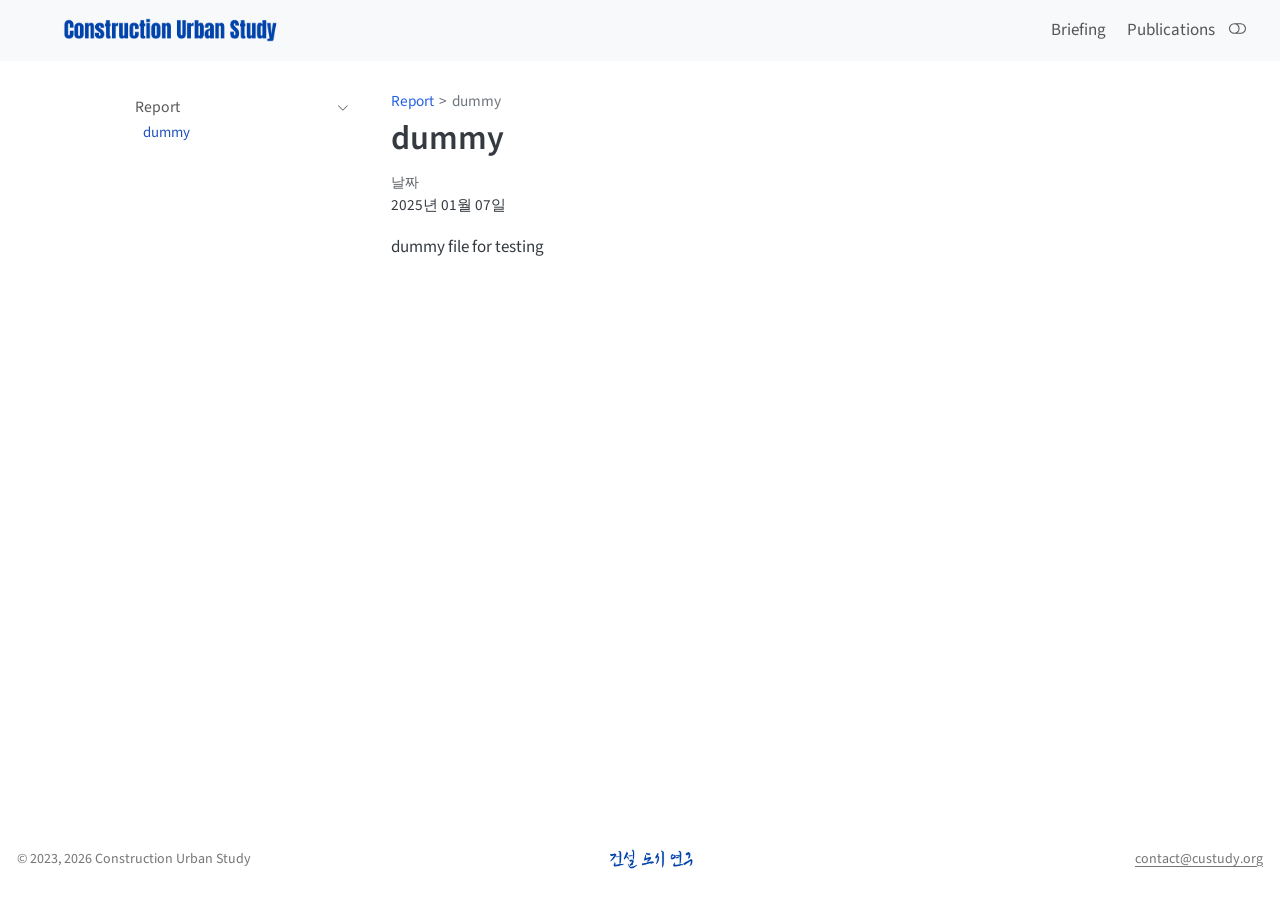
<file: report/dummy.html>
<!DOCTYPE html>
<html xmlns="http://www.w3.org/1999/xhtml" lang="ko" xml:lang="ko"><head>

<meta charset="utf-8">
<meta name="generator" content="quarto-1.9.37">

<meta name="viewport" content="width=device-width, initial-scale=1.0, user-scalable=yes">


<title>dummy</title>
<style>
/* Default styles provided by pandoc.
** See https://pandoc.org/MANUAL.html#variables-for-html for config info.
*/
code{white-space: pre-wrap;}
span.smallcaps{font-variant: small-caps;}
div.columns{display: flex; gap: min(4vw, 1.5em);}
div.column{flex: auto; overflow-x: auto;}
div.hanging-indent{margin-left: 1.5em; text-indent: -1.5em;}
ul.task-list{list-style: none;}
ul.task-list li input[type="checkbox"] {
  width: 0.8em;
  margin: 0 0.8em 0.2em -1em; /* quarto-specific, see https://github.com/quarto-dev/quarto-cli/issues/4556 */ 
  vertical-align: middle;
}
</style>


<script src="../site_libs/quarto-nav/quarto-nav.js"></script>
<script src="../site_libs/quarto-nav/headroom.min.js"></script>
<script src="../site_libs/clipboard/clipboard.min.js"></script>
<script src="../site_libs/quarto-search/autocomplete.umd.js"></script>
<script src="../site_libs/quarto-search/fuse.min.js"></script>
<script src="../site_libs/quarto-search/quarto-search.js"></script>
<meta name="quarto:offset" content="../">
<script src="../site_libs/quarto-html/quarto.js" type="module"></script>
<script src="../site_libs/quarto-html/tabsets/tabsets.js" type="module"></script>
<script src="../site_libs/quarto-html/popper.min.js"></script>
<script src="../site_libs/quarto-html/tippy.umd.min.js"></script>
<script src="../site_libs/quarto-html/anchor.min.js"></script>
<link href="../site_libs/quarto-html/tippy.css" rel="stylesheet">
<link href="../site_libs/quarto-html/quarto-syntax-highlighting-7f8f88aac4f3542376d5c11b86a4c14d.css" rel="stylesheet" class="quarto-color-scheme" id="quarto-text-highlighting-styles">
<link href="../site_libs/quarto-html/quarto-syntax-highlighting-dark-d0ae9245876894da5ac7e18953ecc5cc.css" rel="stylesheet" class="quarto-color-scheme quarto-color-alternate" id="quarto-text-highlighting-styles">
<link href="../site_libs/quarto-html/quarto-syntax-highlighting-7f8f88aac4f3542376d5c11b86a4c14d.css" rel="stylesheet" class="quarto-color-scheme-extra" id="quarto-text-highlighting-styles">
<script src="../site_libs/bootstrap/bootstrap.min.js"></script>
<link href="../site_libs/bootstrap/bootstrap-icons.css" rel="stylesheet">
<link href="../site_libs/bootstrap/bootstrap-158031087360bce0ff56dc785ce39e06.min.css" rel="stylesheet" append-hash="true" class="quarto-color-scheme" id="quarto-bootstrap" data-mode="light">
<link href="../site_libs/bootstrap/bootstrap-dark-4283dcbdf966c826d95af2a8e1d2431c.min.css" rel="stylesheet" append-hash="true" class="quarto-color-scheme quarto-color-alternate" id="quarto-bootstrap" data-mode="dark">
<link href="../site_libs/bootstrap/bootstrap-158031087360bce0ff56dc785ce39e06.min.css" rel="stylesheet" append-hash="true" class="quarto-color-scheme-extra" id="quarto-bootstrap" data-mode="light">
<script id="quarto-search-options" type="application/json">{
  "location": "navbar",
  "copy-button": false,
  "collapse-after": 3,
  "panel-placement": "end",
  "type": "overlay",
  "limit": 50,
  "keyboard-shortcut": [
    "f",
    "/",
    "s"
  ],
  "show-item-context": false,
  "language": {
    "search-no-results-text": "일치 없음",
    "search-matching-documents-text": "일치된 문서",
    "search-copy-link-title": "검색 링크 복사",
    "search-hide-matches-text": "추가 검색 결과 숨기기",
    "search-more-match-text": "추가 검색결과",
    "search-more-matches-text": "추가 검색결과",
    "search-clear-button-title": "제거",
    "search-text-placeholder": "",
    "search-detached-cancel-button-title": "취소",
    "search-submit-button-title": "검색",
    "search-label": "검색"
  }
}</script>


</head>

<body class="nav-sidebar floating nav-fixed fullcontent quarto-light"><script id="quarto-html-before-body" type="application/javascript">
    const toggleBodyColorMode = (bsSheetEl) => {
      const mode = bsSheetEl.getAttribute("data-mode");
      const bodyEl = window.document.querySelector("body");
      if (mode === "dark") {
        bodyEl.classList.add("quarto-dark");
        bodyEl.classList.remove("quarto-light");
      } else {
        bodyEl.classList.add("quarto-light");
        bodyEl.classList.remove("quarto-dark");
      }
    }
    const toggleBodyColorPrimary = () => {
      const bsSheetEl = window.document.querySelector("link#quarto-bootstrap:not([rel=disabled-stylesheet])");
      if (bsSheetEl) {
        toggleBodyColorMode(bsSheetEl);
      }
    }
    const setColorSchemeToggle = (alternate) => {
      const toggles = window.document.querySelectorAll('.quarto-color-scheme-toggle');
      for (let i=0; i < toggles.length; i++) {
        const toggle = toggles[i];
        if (toggle) {
          if (alternate) {
            toggle.classList.add("alternate");
          } else {
            toggle.classList.remove("alternate");
          }
        }
      }
    };
    const toggleColorMode = (alternate) => {
      // Switch the stylesheets
      const primaryStylesheets = window.document.querySelectorAll('link.quarto-color-scheme:not(.quarto-color-alternate)');
      const alternateStylesheets = window.document.querySelectorAll('link.quarto-color-scheme.quarto-color-alternate');
      manageTransitions('#quarto-margin-sidebar .nav-link', false);
      if (alternate) {
        // note: dark is layered on light, we don't disable primary!
        enableStylesheet(alternateStylesheets);
        for (const sheetNode of alternateStylesheets) {
          if (sheetNode.id === "quarto-bootstrap") {
            toggleBodyColorMode(sheetNode);
          }
        }
      } else {
        disableStylesheet(alternateStylesheets);
        enableStylesheet(primaryStylesheets)
        toggleBodyColorPrimary();
      }
      manageTransitions('#quarto-margin-sidebar .nav-link', true);
      // Switch the toggles
      setColorSchemeToggle(alternate)
      // Hack to workaround the fact that safari doesn't
      // properly recolor the scrollbar when toggling (#1455)
      if (navigator.userAgent.indexOf('Safari') > 0 && navigator.userAgent.indexOf('Chrome') == -1) {
        manageTransitions("body", false);
        window.scrollTo(0, 1);
        setTimeout(() => {
          window.scrollTo(0, 0);
          manageTransitions("body", true);
        }, 40);
      }
    }
    const disableStylesheet = (stylesheets) => {
      for (let i=0; i < stylesheets.length; i++) {
        const stylesheet = stylesheets[i];
        stylesheet.rel = 'disabled-stylesheet';
      }
    }
    const enableStylesheet = (stylesheets) => {
      for (let i=0; i < stylesheets.length; i++) {
        const stylesheet = stylesheets[i];
        if(stylesheet.rel !== 'stylesheet') { // for Chrome, which will still FOUC without this check
          stylesheet.rel = 'stylesheet';
        }
      }
    }
    const manageTransitions = (selector, allowTransitions) => {
      const els = window.document.querySelectorAll(selector);
      for (let i=0; i < els.length; i++) {
        const el = els[i];
        if (allowTransitions) {
          el.classList.remove('notransition');
        } else {
          el.classList.add('notransition');
        }
      }
    }
    const isFileUrl = () => {
      return window.location.protocol === 'file:';
    }
    const hasAlternateSentinel = () => {
      let styleSentinel = getColorSchemeSentinel();
      if (styleSentinel !== null) {
        return styleSentinel === "alternate";
      } else {
        return false;
      }
    }
    const setStyleSentinel = (alternate) => {
      const value = alternate ? "alternate" : "default";
      if (!isFileUrl()) {
        window.localStorage.setItem("quarto-color-scheme", value);
      } else {
        localAlternateSentinel = value;
      }
    }
    const getColorSchemeSentinel = () => {
      if (!isFileUrl()) {
        const storageValue = window.localStorage.getItem("quarto-color-scheme");
        return storageValue != null ? storageValue : localAlternateSentinel;
      } else {
        return localAlternateSentinel;
      }
    }
    const toggleGiscusIfUsed = (isAlternate, darkModeDefault) => {
      const baseTheme = document.querySelector('#giscus-base-theme')?.value ?? 'light';
      const alternateTheme = document.querySelector('#giscus-alt-theme')?.value ?? 'dark';
      let newTheme = '';
      if(authorPrefersDark) {
        newTheme = isAlternate ? baseTheme : alternateTheme;
      } else {
        newTheme = isAlternate ? alternateTheme : baseTheme;
      }
      const changeGiscusTheme = () => {
        // From: https://github.com/giscus/giscus/issues/336
        const sendMessage = (message) => {
          const iframe = document.querySelector('iframe.giscus-frame');
          if (!iframe) return;
          iframe.contentWindow.postMessage({ giscus: message }, 'https://giscus.app');
        }
        sendMessage({
          setConfig: {
            theme: newTheme
          }
        });
      }
      const isGiscussLoaded = window.document.querySelector('iframe.giscus-frame') !== null;
      if (isGiscussLoaded) {
        changeGiscusTheme();
      }
    };
    const authorPrefersDark = false;
    const queryPrefersDark = window.matchMedia('(prefers-color-scheme: dark)');
    const darkModeDefault = queryPrefersDark.matches;
      document.querySelector('link#quarto-text-highlighting-styles.quarto-color-scheme-extra').rel = 'disabled-stylesheet';
      document.querySelector('link#quarto-bootstrap.quarto-color-scheme-extra').rel = 'disabled-stylesheet';
    let localAlternateSentinel = darkModeDefault ? 'alternate' : 'default';
    // Dark / light mode switch
    window.quartoToggleColorScheme = () => {
      // Read the current dark / light value
      let toAlternate = !hasAlternateSentinel();
      toggleColorMode(toAlternate);
      setStyleSentinel(toAlternate);
      toggleGiscusIfUsed(toAlternate, darkModeDefault);
      window.dispatchEvent(new Event('resize'));
    };
    queryPrefersDark.addEventListener("change", e => {
      if(window.localStorage.getItem("quarto-color-scheme") !== null)
        return;
      const alternate = e.matches
      toggleColorMode(alternate);
      localAlternateSentinel = e.matches ? 'alternate' : 'default'; // this is used alongside local storage!
      toggleGiscusIfUsed(alternate, darkModeDefault);
    });
    // Switch to dark mode if need be
    if (hasAlternateSentinel()) {
      toggleColorMode(true);
    } else {
      toggleColorMode(false);
    }
  </script>

<div id="quarto-search-results"></div>
  <header id="quarto-header" class="headroom fixed-top">
    <nav class="navbar navbar-expand-lg " data-bs-theme="dark">
      <div class="navbar-container container-fluid">
      <div class="navbar-brand-container mx-auto">
    <a href="https://www.custudy.org" class="navbar-brand navbar-brand-logo">
    <img src="../cus_title.png" alt="" class="navbar-logo light-content">
    <img src="../cus_title.png" alt="" class="navbar-logo dark-content">
    </a>
  </div>
          <button class="navbar-toggler" type="button" data-bs-toggle="collapse" data-bs-target="#navbarCollapse" aria-controls="navbarCollapse" role="menu" aria-expanded="false" aria-label="탐색 전환" onclick="if (window.quartoToggleHeadroom) { window.quartoToggleHeadroom(); }">
  <span class="navbar-toggler-icon"></span>
</button>
          <div class="collapse navbar-collapse" id="navbarCollapse">
            <ul class="navbar-nav navbar-nav-scroll ms-auto">
  <li class="nav-item">
    <a class="nav-link" href="../briefing.html"> 
<span class="menu-text">Briefing</span></a>
  </li>  
  <li class="nav-item">
    <a class="nav-link" href="../report.html"> 
<span class="menu-text">Publications</span></a>
  </li>  
</ul>
          </div> <!-- /navcollapse -->
            <div class="quarto-navbar-tools">
  <a href="" class="quarto-color-scheme-toggle quarto-navigation-tool  px-1" onclick="window.quartoToggleColorScheme(); return false;" title="다크 모드 전환"><i class="bi"></i></a>
</div>
      </div> <!-- /container-fluid -->
    </nav>
  <nav class="quarto-secondary-nav">
    <div class="container-fluid d-flex">
      <button type="button" class="quarto-btn-toggle btn" data-bs-toggle="collapse" role="button" data-bs-target=".quarto-sidebar-collapse-item" aria-controls="quarto-sidebar" aria-expanded="false" aria-label="사이드바 전환" onclick="if (window.quartoToggleHeadroom) { window.quartoToggleHeadroom(); }">
        <i class="bi bi-layout-text-sidebar-reverse"></i>
      </button>
        <nav class="quarto-page-breadcrumbs" aria-label="breadcrumb"><ol class="breadcrumb"><li class="breadcrumb-item"><a href="../report/dummy.html">Report</a></li><li class="breadcrumb-item"><a href="../report/dummy.html">dummy</a></li></ol></nav>
        <a class="flex-grow-1" role="navigation" data-bs-toggle="collapse" data-bs-target=".quarto-sidebar-collapse-item" aria-controls="quarto-sidebar" aria-expanded="false" aria-label="사이드바 전환" onclick="if (window.quartoToggleHeadroom) { window.quartoToggleHeadroom(); }">      
        </a>
    </div>
  </nav>
</header>
<!-- content -->
<div id="quarto-content" class="quarto-container page-columns page-rows-contents page-layout-article page-navbar">
<!-- sidebar -->
  <nav id="quarto-sidebar" class="sidebar collapse collapse-horizontal quarto-sidebar-collapse-item sidebar-navigation floating overflow-auto">
    <div class="sidebar-menu-container"> 
    <ul class="list-unstyled mt-1">
        <li class="sidebar-item sidebar-item-section">
      <div class="sidebar-item-container"> 
            <a class="sidebar-item-text sidebar-link text-start" data-bs-toggle="collapse" data-bs-target="#quarto-sidebar-section-1" role="navigation" aria-expanded="true">
 <span class="menu-text">Report</span></a>
          <a class="sidebar-item-toggle text-start" data-bs-toggle="collapse" data-bs-target="#quarto-sidebar-section-1" role="navigation" aria-expanded="true" aria-label="토글 섹션">
            <i class="bi bi-chevron-right ms-2"></i>
          </a> 
      </div>
      <ul id="quarto-sidebar-section-1" class="collapse list-unstyled sidebar-section depth1 show">  
          <li class="sidebar-item">
  <div class="sidebar-item-container"> 
  <a href="../report/dummy.html" class="sidebar-item-text sidebar-link active">
 <span class="menu-text">dummy</span></a>
  </div>
</li>
      </ul>
  </li>
    </ul>
    </div>
</nav>
<div id="quarto-sidebar-glass" class="quarto-sidebar-collapse-item" data-bs-toggle="collapse" data-bs-target=".quarto-sidebar-collapse-item"></div>
<!-- margin-sidebar -->
    
<!-- main -->
<main class="content" id="quarto-document-content">


<header id="title-block-header" class="quarto-title-block default"><nav class="quarto-page-breadcrumbs quarto-title-breadcrumbs d-none d-lg-block" aria-label="breadcrumb"><ol class="breadcrumb"><li class="breadcrumb-item"><a href="../report/dummy.html">Report</a></li><li class="breadcrumb-item"><a href="../report/dummy.html">dummy</a></li></ol></nav>
<div class="quarto-title">
<h1 class="title">dummy</h1>
</div>



<div class="quarto-title-meta">

    
    <div>
    <div class="quarto-title-meta-heading">날짜</div>
    <div class="quarto-title-meta-contents">
      <p class="date">2025년 01월 07일</p>
    </div>
  </div>
  
    
  </div>
  


</header>


<p>dummy file for testing</p>



</main> <!-- /main -->
<script id="quarto-html-after-body" type="application/javascript">
  window.document.addEventListener("DOMContentLoaded", function (event) {
    // Ensure there is a toggle, if there isn't float one in the top right
    if (window.document.querySelector('.quarto-color-scheme-toggle') === null) {
      const a = window.document.createElement('a');
      a.classList.add('top-right');
      a.classList.add('quarto-color-scheme-toggle');
      a.href = "";
      a.onclick = function() { try { window.quartoToggleColorScheme(); } catch {} return false; };
      const i = window.document.createElement("i");
      i.classList.add('bi');
      a.appendChild(i);
      window.document.body.appendChild(a);
    }
    setColorSchemeToggle(hasAlternateSentinel())
    const icon = "";
    const anchorJS = new window.AnchorJS();
    anchorJS.options = {
      placement: 'right',
      icon: icon
    };
    anchorJS.add('.anchored');
    const isCodeAnnotation = (el) => {
      for (const clz of el.classList) {
        if (clz.startsWith('code-annotation-')) {                     
          return true;
        }
      }
      return false;
    }
    const onCopySuccess = function(e) {
      // button target
      const button = e.trigger;
      // don't keep focus
      button.blur();
      // flash "checked"
      button.classList.add('code-copy-button-checked');
      var currentTitle = button.getAttribute("title");
      button.setAttribute("title", "복사완료!");
      let tooltip;
      if (window.bootstrap) {
        button.setAttribute("data-bs-toggle", "tooltip");
        button.setAttribute("data-bs-placement", "left");
        button.setAttribute("data-bs-title", "복사완료!");
        tooltip = new bootstrap.Tooltip(button, 
          { trigger: "manual", 
            customClass: "code-copy-button-tooltip",
            offset: [0, -8]});
        tooltip.show();    
      }
      setTimeout(function() {
        if (tooltip) {
          tooltip.hide();
          button.removeAttribute("data-bs-title");
          button.removeAttribute("data-bs-toggle");
          button.removeAttribute("data-bs-placement");
        }
        button.setAttribute("title", currentTitle);
        button.classList.remove('code-copy-button-checked');
      }, 1000);
      // clear code selection
      e.clearSelection();
    }
    const getTextToCopy = function(trigger) {
      const outerScaffold = trigger.parentElement.cloneNode(true);
      const codeEl = outerScaffold.querySelector('code');
      for (const childEl of codeEl.children) {
        if (isCodeAnnotation(childEl)) {
          childEl.remove();
        }
      }
      return codeEl.innerText;
    }
    const clipboard = new window.ClipboardJS('.code-copy-button:not([data-in-quarto-modal])', {
      text: getTextToCopy
    });
    clipboard.on('success', onCopySuccess);
    if (window.document.getElementById('quarto-embedded-source-code-modal')) {
      const clipboardModal = new window.ClipboardJS('.code-copy-button[data-in-quarto-modal]', {
        text: getTextToCopy,
        container: window.document.getElementById('quarto-embedded-source-code-modal')
      });
      clipboardModal.on('success', onCopySuccess);
    }
      var localhostRegex = new RegExp(/^(?:http|https):\/\/localhost\:?[0-9]*\//);
      var mailtoRegex = new RegExp(/^mailto:/);
        var filterRegex = new RegExp("https:\/\/pubs\.custudy\.org");
      var isInternal = (href) => {
          return filterRegex.test(href) || localhostRegex.test(href) || mailtoRegex.test(href);
      }
      // Inspect non-navigation links and adorn them if external
     var links = window.document.querySelectorAll('a[href]:not(.nav-link):not(.navbar-brand):not(.toc-action):not(.sidebar-link):not(.sidebar-item-toggle):not(.pagination-link):not(.no-external):not([aria-hidden]):not(.dropdown-item):not(.quarto-navigation-tool):not(.about-link)');
      for (var i=0; i<links.length; i++) {
        const link = links[i];
        if (!isInternal(link.href)) {
          // undo the damage that might have been done by quarto-nav.js in the case of
          // links that we want to consider external
          if (link.dataset.originalHref !== undefined) {
            link.href = link.dataset.originalHref;
          }
        }
      }
    function tippyHover(el, contentFn, onTriggerFn, onUntriggerFn) {
      const config = {
        allowHTML: true,
        maxWidth: 500,
        delay: 100,
        arrow: false,
        appendTo: function(el) {
            return el.parentElement;
        },
        interactive: true,
        interactiveBorder: 10,
        theme: 'quarto',
        placement: 'bottom-start',
      };
      if (contentFn) {
        config.content = contentFn;
      }
      if (onTriggerFn) {
        config.onTrigger = onTriggerFn;
      }
      if (onUntriggerFn) {
        config.onUntrigger = onUntriggerFn;
      }
      window.tippy(el, config); 
    }
    const noterefs = window.document.querySelectorAll('a[role="doc-noteref"]');
    for (var i=0; i<noterefs.length; i++) {
      const ref = noterefs[i];
      tippyHover(ref, function() {
        // use id or data attribute instead here
        let href = ref.getAttribute('data-footnote-href') || ref.getAttribute('href');
        try { href = new URL(href).hash; } catch {}
        const id = href.replace(/^#\/?/, "");
        const note = window.document.getElementById(id);
        if (note) {
          return note.innerHTML;
        } else {
          return "";
        }
      });
    }
    const xrefs = window.document.querySelectorAll('a.quarto-xref');
    const processXRef = (id, note) => {
      // Strip column container classes
      const stripColumnClz = (el) => {
        el.classList.remove("page-full", "page-columns");
        if (el.children) {
          for (const child of el.children) {
            stripColumnClz(child);
          }
        }
      }
      stripColumnClz(note)
      if (id === null || id.startsWith('sec-')) {
        // Special case sections, only their first couple elements
        const container = document.createElement("div");
        if (note.children && note.children.length > 2) {
          container.appendChild(note.children[0].cloneNode(true));
          for (let i = 1; i < note.children.length; i++) {
            const child = note.children[i];
            if (child.tagName === "P" && child.innerText === "") {
              continue;
            } else {
              container.appendChild(child.cloneNode(true));
              break;
            }
          }
          if (window.Quarto?.typesetMath) {
            window.Quarto.typesetMath(container);
          }
          return container.innerHTML
        } else {
          if (window.Quarto?.typesetMath) {
            window.Quarto.typesetMath(note);
          }
          return note.innerHTML;
        }
      } else {
        // Remove any anchor links if they are present
        const anchorLink = note.querySelector('a.anchorjs-link');
        if (anchorLink) {
          anchorLink.remove();
        }
        if (window.Quarto?.typesetMath) {
          window.Quarto.typesetMath(note);
        }
        if (note.classList.contains("callout")) {
          return note.outerHTML;
        } else {
          return note.innerHTML;
        }
      }
    }
    for (var i=0; i<xrefs.length; i++) {
      const xref = xrefs[i];
      tippyHover(xref, undefined, function(instance) {
        instance.disable();
        let url = xref.getAttribute('href');
        let hash = undefined; 
        if (url.startsWith('#')) {
          hash = url;
        } else {
          try { hash = new URL(url).hash; } catch {}
        }
        if (hash) {
          const id = hash.replace(/^#\/?/, "");
          const note = window.document.getElementById(id);
          if (note !== null) {
            try {
              const html = processXRef(id, note.cloneNode(true));
              instance.setContent(html);
            } finally {
              instance.enable();
              instance.show();
            }
          } else {
            // See if we can fetch this
            fetch(url.split('#')[0])
            .then(res => res.text())
            .then(html => {
              const parser = new DOMParser();
              const htmlDoc = parser.parseFromString(html, "text/html");
              const note = htmlDoc.getElementById(id);
              if (note !== null) {
                const html = processXRef(id, note);
                instance.setContent(html);
              } 
            }).finally(() => {
              instance.enable();
              instance.show();
            });
          }
        } else {
          // See if we can fetch a full url (with no hash to target)
          // This is a special case and we should probably do some content thinning / targeting
          fetch(url)
          .then(res => res.text())
          .then(html => {
            const parser = new DOMParser();
            const htmlDoc = parser.parseFromString(html, "text/html");
            const note = htmlDoc.querySelector('main.content');
            if (note !== null) {
              // This should only happen for chapter cross references
              // (since there is no id in the URL)
              // remove the first header
              if (note.children.length > 0 && note.children[0].tagName === "HEADER") {
                note.children[0].remove();
              }
              const html = processXRef(null, note);
              instance.setContent(html);
            } 
          }).finally(() => {
            instance.enable();
            instance.show();
          });
        }
      }, function(instance) {
      });
    }
        let selectedAnnoteEl;
        const selectorForAnnotation = ( cell, annotation) => {
          let cellAttr = 'data-code-cell="' + cell + '"';
          let lineAttr = 'data-code-annotation="' +  annotation + '"';
          const selector = 'span[' + cellAttr + '][' + lineAttr + ']';
          return selector;
        }
        const selectCodeLines = (annoteEl) => {
          const doc = window.document;
          const targetCell = annoteEl.getAttribute("data-target-cell");
          const targetAnnotation = annoteEl.getAttribute("data-target-annotation");
          const annoteSpan = window.document.querySelector(selectorForAnnotation(targetCell, targetAnnotation));
          const lines = annoteSpan.getAttribute("data-code-lines").split(",");
          const lineIds = lines.map((line) => {
            return targetCell + "-" + line;
          })
          let top = null;
          let height = null;
          let parent = null;
          if (lineIds.length > 0) {
              //compute the position of the single el (top and bottom and make a div)
              const el = window.document.getElementById(lineIds[0]);
              top = el.offsetTop;
              height = el.offsetHeight;
              parent = el.parentElement.parentElement;
            if (lineIds.length > 1) {
              const lastEl = window.document.getElementById(lineIds[lineIds.length - 1]);
              const bottom = lastEl.offsetTop + lastEl.offsetHeight;
              height = bottom - top;
            }
            if (top !== null && height !== null && parent !== null) {
              // cook up a div (if necessary) and position it 
              let div = window.document.getElementById("code-annotation-line-highlight");
              if (div === null) {
                div = window.document.createElement("div");
                div.setAttribute("id", "code-annotation-line-highlight");
                div.style.position = 'absolute';
                parent.appendChild(div);
              }
              div.style.top = top - 2 + "px";
              div.style.height = height + 4 + "px";
              div.style.left = 0;
              let gutterDiv = window.document.getElementById("code-annotation-line-highlight-gutter");
              if (gutterDiv === null) {
                gutterDiv = window.document.createElement("div");
                gutterDiv.setAttribute("id", "code-annotation-line-highlight-gutter");
                gutterDiv.style.position = 'absolute';
                const codeCell = window.document.getElementById(targetCell);
                const gutter = codeCell.querySelector('.code-annotation-gutter');
                gutter.appendChild(gutterDiv);
              }
              gutterDiv.style.top = top - 2 + "px";
              gutterDiv.style.height = height + 4 + "px";
            }
            selectedAnnoteEl = annoteEl;
          }
        };
        const unselectCodeLines = () => {
          const elementsIds = ["code-annotation-line-highlight", "code-annotation-line-highlight-gutter"];
          elementsIds.forEach((elId) => {
            const div = window.document.getElementById(elId);
            if (div) {
              div.remove();
            }
          });
          selectedAnnoteEl = undefined;
        };
          // Handle positioning of the toggle
      window.addEventListener(
        "resize",
        throttle(() => {
          elRect = undefined;
          if (selectedAnnoteEl) {
            selectCodeLines(selectedAnnoteEl);
          }
        }, 10)
      );
      function throttle(fn, ms) {
      let throttle = false;
      let timer;
        return (...args) => {
          if(!throttle) { // first call gets through
              fn.apply(this, args);
              throttle = true;
          } else { // all the others get throttled
              if(timer) clearTimeout(timer); // cancel #2
              timer = setTimeout(() => {
                fn.apply(this, args);
                timer = throttle = false;
              }, ms);
          }
        };
      }
        // Attach click handler to the DT
        const annoteDls = window.document.querySelectorAll('dt[data-target-cell]');
        for (const annoteDlNode of annoteDls) {
          annoteDlNode.addEventListener('click', (event) => {
            const clickedEl = event.target;
            if (clickedEl !== selectedAnnoteEl) {
              unselectCodeLines();
              const activeEl = window.document.querySelector('dt[data-target-cell].code-annotation-active');
              if (activeEl) {
                activeEl.classList.remove('code-annotation-active');
              }
              selectCodeLines(clickedEl);
              clickedEl.classList.add('code-annotation-active');
            } else {
              // Unselect the line
              unselectCodeLines();
              clickedEl.classList.remove('code-annotation-active');
            }
          });
        }
    const findCites = (el) => {
      const parentEl = el.parentElement;
      if (parentEl) {
        const cites = parentEl.dataset.cites;
        if (cites) {
          return {
            el,
            cites: cites.split(' ')
          };
        } else {
          return findCites(el.parentElement)
        }
      } else {
        return undefined;
      }
    };
    var bibliorefs = window.document.querySelectorAll('a[role="doc-biblioref"]');
    for (var i=0; i<bibliorefs.length; i++) {
      const ref = bibliorefs[i];
      const citeInfo = findCites(ref);
      if (citeInfo) {
        tippyHover(citeInfo.el, function() {
          var popup = window.document.createElement('div');
          citeInfo.cites.forEach(function(cite) {
            var citeDiv = window.document.createElement('div');
            citeDiv.classList.add('hanging-indent');
            citeDiv.classList.add('csl-entry');
            var biblioDiv = window.document.getElementById('ref-' + cite);
            if (biblioDiv) {
              citeDiv.innerHTML = biblioDiv.innerHTML;
            }
            popup.appendChild(citeDiv);
          });
          return popup.innerHTML;
        });
      }
    }
  });
  </script>
</div> <!-- /content -->
<footer class="footer">
  <div class="nav-footer">
    <div class="nav-footer-left">
<p>© 2023, 2026 Construction Urban Study</p>
</div>   
    <div class="nav-footer-center">
<p><a href="https://www.custudy.org"><img src="../cus_title_ko.png" height="20"></a></p>
</div>
    <div class="nav-footer-right">
<p><a href="mailto:contact@custudy.org">contact@custudy.org</a></p>
</div>
  </div>
</footer>




</body></html>
</file>
<file: site_libs/quarto-html/tippy.css>
.tippy-box[data-animation=fade][data-state=hidden]{opacity:0}[data-tippy-root]{max-width:calc(100vw - 10px)}.tippy-box{position:relative;background-color:#333;color:#fff;border-radius:4px;font-size:14px;line-height:1.4;white-space:normal;outline:0;transition-property:transform,visibility,opacity}.tippy-box[data-placement^=top]>.tippy-arrow{bottom:0}.tippy-box[data-placement^=top]>.tippy-arrow:before{bottom:-7px;left:0;border-width:8px 8px 0;border-top-color:initial;transform-origin:center top}.tippy-box[data-placement^=bottom]>.tippy-arrow{top:0}.tippy-box[data-placement^=bottom]>.tippy-arrow:before{top:-7px;left:0;border-width:0 8px 8px;border-bottom-color:initial;transform-origin:center bottom}.tippy-box[data-placement^=left]>.tippy-arrow{right:0}.tippy-box[data-placement^=left]>.tippy-arrow:before{border-width:8px 0 8px 8px;border-left-color:initial;right:-7px;transform-origin:center left}.tippy-box[data-placement^=right]>.tippy-arrow{left:0}.tippy-box[data-placement^=right]>.tippy-arrow:before{left:-7px;border-width:8px 8px 8px 0;border-right-color:initial;transform-origin:center right}.tippy-box[data-inertia][data-state=visible]{transition-timing-function:cubic-bezier(.54,1.5,.38,1.11)}.tippy-arrow{width:16px;height:16px;color:#333}.tippy-arrow:before{content:"";position:absolute;border-color:transparent;border-style:solid}.tippy-content{position:relative;padding:5px 9px;z-index:1}
</file>
<file: site_libs/quarto-html/quarto-syntax-highlighting-7f8f88aac4f3542376d5c11b86a4c14d.css>
/* quarto syntax highlight colors */
:root {
  --quarto-hl-ot-color: #003B4F;
  --quarto-hl-at-color: #657422;
  --quarto-hl-ss-color: #20794D;
  --quarto-hl-an-color: #5E5E5E;
  --quarto-hl-fu-color: #4758AB;
  --quarto-hl-st-color: #20794D;
  --quarto-hl-cf-color: #003B4F;
  --quarto-hl-op-color: #5E5E5E;
  --quarto-hl-er-color: #AD0000;
  --quarto-hl-bn-color: #AD0000;
  --quarto-hl-al-color: #AD0000;
  --quarto-hl-va-color: #111111;
  --quarto-hl-bu-color: inherit;
  --quarto-hl-ex-color: inherit;
  --quarto-hl-pp-color: #AD0000;
  --quarto-hl-in-color: #5E5E5E;
  --quarto-hl-vs-color: #20794D;
  --quarto-hl-wa-color: #5E5E5E;
  --quarto-hl-do-color: #5E5E5E;
  --quarto-hl-im-color: #00769E;
  --quarto-hl-ch-color: #20794D;
  --quarto-hl-dt-color: #AD0000;
  --quarto-hl-fl-color: #AD0000;
  --quarto-hl-co-color: #5E5E5E;
  --quarto-hl-cv-color: #5E5E5E;
  --quarto-hl-cn-color: #8f5902;
  --quarto-hl-sc-color: #5E5E5E;
  --quarto-hl-dv-color: #AD0000;
  --quarto-hl-kw-color: #003B4F;
}

/* other quarto variables */
:root {
  --quarto-font-monospace: SFMono-Regular, Menlo, Monaco, Consolas, "Liberation Mono", "Courier New", monospace;
}

/* syntax highlight based on Pandoc's rules */
pre > code.sourceCode > span {
  color: #003B4F;
}

code.sourceCode > span {
  color: #003B4F;
}

div.sourceCode,
div.sourceCode pre.sourceCode {
  color: #003B4F;
}

/* Normal */
code span {
  color: #003B4F;
}

/* Alert */
code span.al {
  color: #AD0000;
  font-style: inherit;
}

/* Annotation */
code span.an {
  color: #5E5E5E;
  font-style: inherit;
}

/* Attribute */
code span.at {
  color: #657422;
  font-style: inherit;
}

/* BaseN */
code span.bn {
  color: #AD0000;
  font-style: inherit;
}

/* BuiltIn */
code span.bu {
  font-style: inherit;
}

/* ControlFlow */
code span.cf {
  color: #003B4F;
  font-weight: bold;
  font-style: inherit;
}

/* Char */
code span.ch {
  color: #20794D;
  font-style: inherit;
}

/* Constant */
code span.cn {
  color: #8f5902;
  font-style: inherit;
}

/* Comment */
code span.co {
  color: #5E5E5E;
  font-style: inherit;
}

/* CommentVar */
code span.cv {
  color: #5E5E5E;
  font-style: italic;
}

/* Documentation */
code span.do {
  color: #5E5E5E;
  font-style: italic;
}

/* DataType */
code span.dt {
  color: #AD0000;
  font-style: inherit;
}

/* DecVal */
code span.dv {
  color: #AD0000;
  font-style: inherit;
}

/* Error */
code span.er {
  color: #AD0000;
  font-style: inherit;
}

/* Extension */
code span.ex {
  font-style: inherit;
}

/* Float */
code span.fl {
  color: #AD0000;
  font-style: inherit;
}

/* Function */
code span.fu {
  color: #4758AB;
  font-style: inherit;
}

/* Import */
code span.im {
  color: #00769E;
  font-style: inherit;
}

/* Information */
code span.in {
  color: #5E5E5E;
  font-style: inherit;
}

/* Keyword */
code span.kw {
  color: #003B4F;
  font-weight: bold;
  font-style: inherit;
}

/* Operator */
code span.op {
  color: #5E5E5E;
  font-style: inherit;
}

/* Other */
code span.ot {
  color: #003B4F;
  font-style: inherit;
}

/* Preprocessor */
code span.pp {
  color: #AD0000;
  font-style: inherit;
}

/* SpecialChar */
code span.sc {
  color: #5E5E5E;
  font-style: inherit;
}

/* SpecialString */
code span.ss {
  color: #20794D;
  font-style: inherit;
}

/* String */
code span.st {
  color: #20794D;
  font-style: inherit;
}

/* Variable */
code span.va {
  color: #111111;
  font-style: inherit;
}

/* VerbatimString */
code span.vs {
  color: #20794D;
  font-style: inherit;
}

/* Warning */
code span.wa {
  color: #5E5E5E;
  font-style: italic;
}

.prevent-inlining {
  content: "</";
}

/*# sourceMappingURL=789ad8cd35626ba772517505b42a116e.css.map */
</file>
<file: site_libs/quarto-html/quarto-syntax-highlighting-dark-d0ae9245876894da5ac7e18953ecc5cc.css>
/* quarto syntax highlight colors */
:root {
  --quarto-hl-al-color: #f07178;
  --quarto-hl-an-color: #d4d0ab;
  --quarto-hl-at-color: #00e0e0;
  --quarto-hl-bn-color: #d4d0ab;
  --quarto-hl-bu-color: #abe338;
  --quarto-hl-ch-color: #abe338;
  --quarto-hl-co-color: #f8f8f2;
  --quarto-hl-cv-color: #ffd700;
  --quarto-hl-cn-color: #ffd700;
  --quarto-hl-cf-color: #ffa07a;
  --quarto-hl-dt-color: #ffa07a;
  --quarto-hl-dv-color: #d4d0ab;
  --quarto-hl-do-color: #f8f8f2;
  --quarto-hl-er-color: #f07178;
  --quarto-hl-ex-color: #00e0e0;
  --quarto-hl-fl-color: #d4d0ab;
  --quarto-hl-fu-color: #ffa07a;
  --quarto-hl-im-color: #abe338;
  --quarto-hl-in-color: #d4d0ab;
  --quarto-hl-kw-color: #ffa07a;
  --quarto-hl-op-color: #ffa07a;
  --quarto-hl-ot-color: #00e0e0;
  --quarto-hl-pp-color: #dcc6e0;
  --quarto-hl-re-color: #00e0e0;
  --quarto-hl-sc-color: #abe338;
  --quarto-hl-ss-color: #abe338;
  --quarto-hl-st-color: #abe338;
  --quarto-hl-va-color: #00e0e0;
  --quarto-hl-vs-color: #abe338;
  --quarto-hl-wa-color: #dcc6e0;
}

/* other quarto variables */
:root {
  --quarto-font-monospace: SFMono-Regular, Menlo, Monaco, Consolas, "Liberation Mono", "Courier New", monospace;
}

/* syntax highlight based on Pandoc's rules */
pre > code.sourceCode > span {
  color: #f8f8f2;
}

code.sourceCode > span {
  color: #f8f8f2;
}

div.sourceCode,
div.sourceCode pre.sourceCode {
  color: #f8f8f2;
}

/* Normal */
code span {
  color: #f8f8f2;
}

/* Alert */
code span.al {
  color: #f07178;
}

/* Annotation */
code span.an {
  color: #d4d0ab;
}

/* Attribute */
code span.at {
  color: #00e0e0;
}

/* BaseN */
code span.bn {
  color: #d4d0ab;
}

/* BuiltIn */
code span.bu {
  color: #abe338;
}

/* ControlFlow */
code span.cf {
  font-weight: bold;
  color: #ffa07a;
}

/* Char */
code span.ch {
  color: #abe338;
}

/* Constant */
code span.cn {
  color: #ffd700;
}

/* Comment */
code span.co {
  font-style: italic;
  color: #f8f8f2;
}

/* CommentVar */
code span.cv {
  color: #ffd700;
}

/* Documentation */
code span.do {
  color: #f8f8f2;
}

/* DataType */
code span.dt {
  color: #ffa07a;
}

/* DecVal */
code span.dv {
  color: #d4d0ab;
}

/* Error */
code span.er {
  color: #f07178;
  text-decoration: underline;
}

/* Extension */
code span.ex {
  font-weight: bold;
  color: #00e0e0;
}

/* Float */
code span.fl {
  color: #d4d0ab;
}

/* Function */
code span.fu {
  color: #ffa07a;
}

/* Import */
code span.im {
  color: #abe338;
}

/* Information */
code span.in {
  color: #d4d0ab;
}

/* Keyword */
code span.kw {
  font-weight: bold;
  color: #ffa07a;
}

/* Operator */
code span.op {
  color: #ffa07a;
}

/* Other */
code span.ot {
  color: #00e0e0;
}

/* Preprocessor */
code span.pp {
  color: #dcc6e0;
}

/* RegionMarker */
code span.re {
  background-color: #f8f8f2;
  color: #00e0e0;
}

/* SpecialChar */
code span.sc {
  color: #abe338;
}

/* SpecialString */
code span.ss {
  color: #abe338;
}

/* String */
code span.st {
  color: #abe338;
}

/* Variable */
code span.va {
  color: #00e0e0;
}

/* VerbatimString */
code span.vs {
  color: #abe338;
}

/* Warning */
code span.wa {
  color: #dcc6e0;
}

.prevent-inlining {
  content: "</";
}

/*# sourceMappingURL=e2dac9153eaf3c552d5043f9565d03d7.css.map */
</file>
